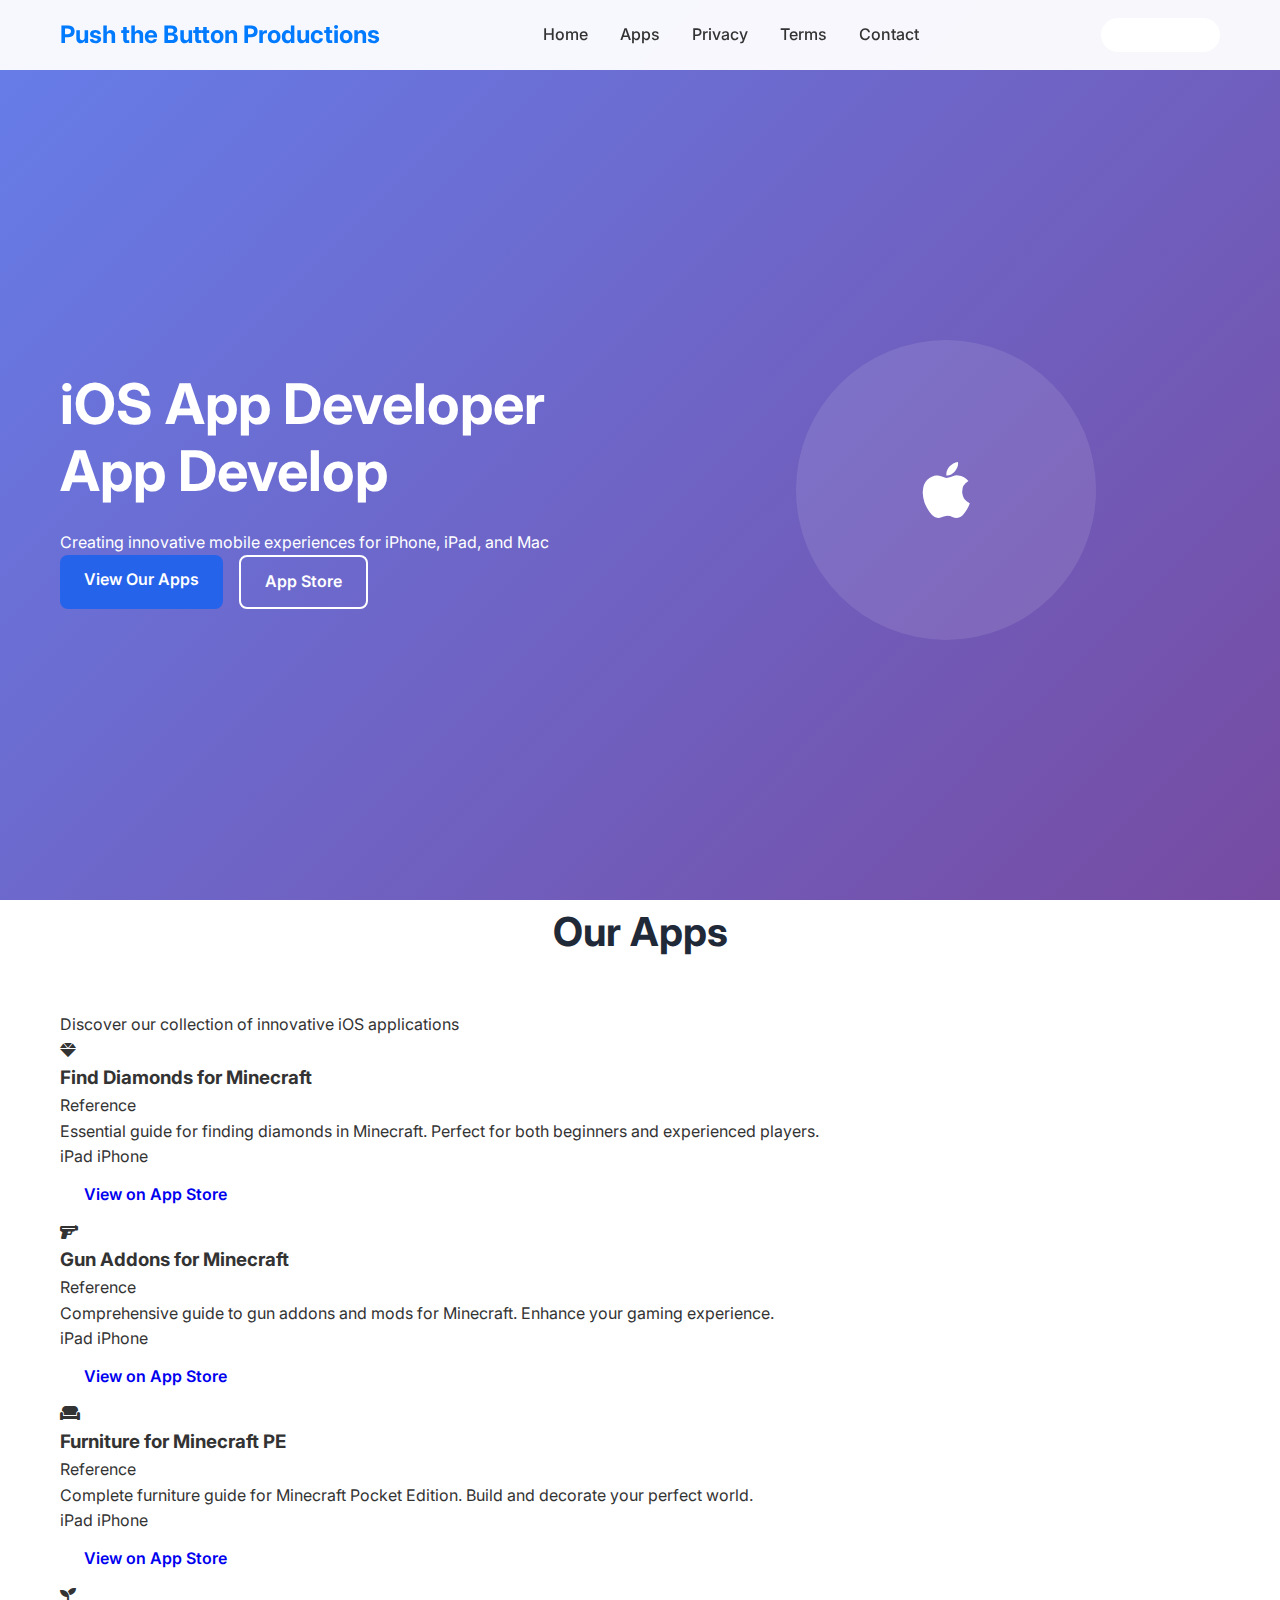
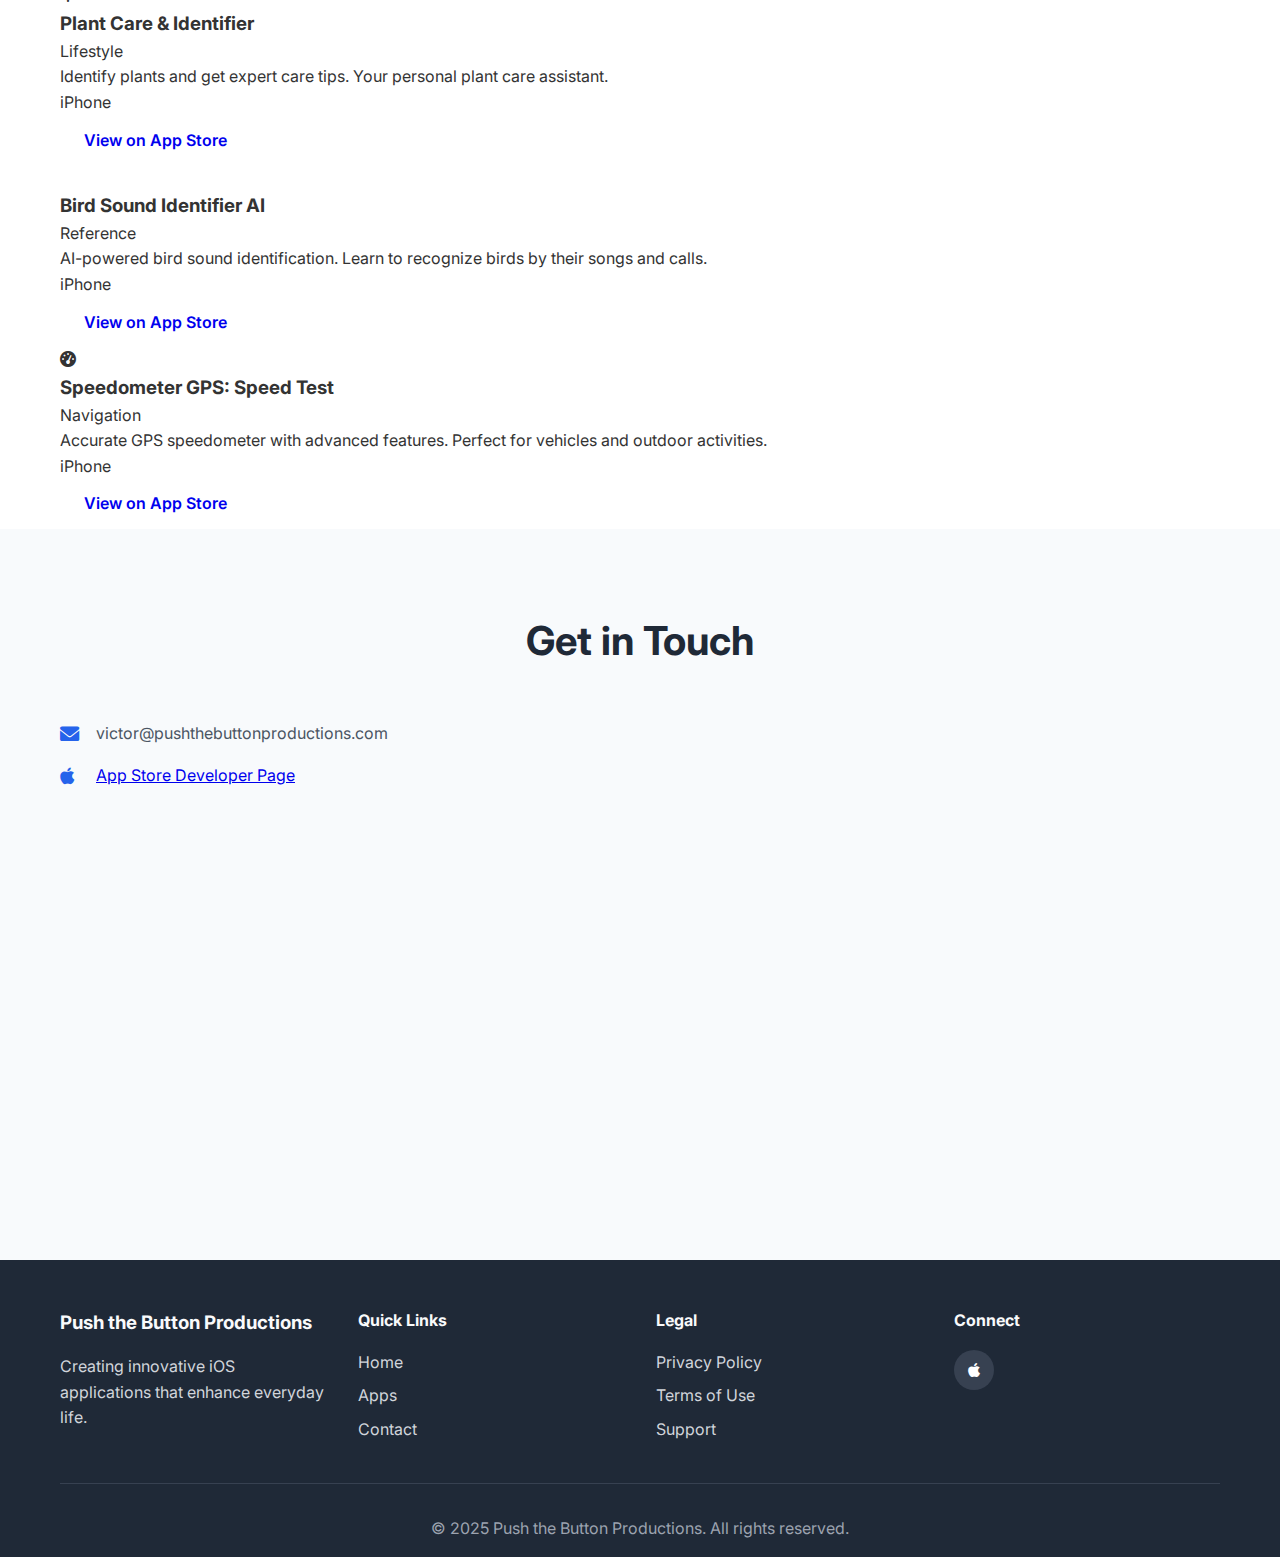
<file: index.html>
<!DOCTYPE html>
<html lang="en">
<head>
    <meta charset="UTF-8">
    <meta name="viewport" content="width=device-width, initial-scale=1.0">
    <title>Push the Button Productions - iOS App Developer</title>
    <meta name="description" content="Professional iOS app developer creating innovative mobile applications for iOS, iPad, and Mac. Discover our apps on the App Store.">
    <meta name="keywords" content="iOS developer, mobile apps, iPhone apps, iPad apps, Mac apps, App Store, Push the Button Productions">
    <link rel="stylesheet" href="styles.css?v=3">
    <link rel="stylesheet" href="language-switcher.css">
    <link href="https://fonts.googleapis.com/css2?family=Inter:wght@300;400;500;600;700&display=swap" rel="stylesheet">
    <link rel="stylesheet" href="https://cdnjs.cloudflare.com/ajax/libs/font-awesome/6.0.0/css/all.min.css">
</head>
<body>
    <!-- Navigation -->
    <nav class="navbar">
        <div class="nav-container">
            <div class="nav-logo">
                <h2>Push the Button Productions</h2>
            </div>
            <ul class="nav-menu">
                <li class="nav-item">
                    <a href="#home" class="nav-link">Home</a>
                </li>
                <li class="nav-item">
                    <a href="#apps" class="nav-link" data-translate="nav.apps">Apps</a>
                </li>
                <li class="nav-item">
                    <a href="Privacy-Policy" class="nav-link" data-translate="nav.privacy">Privacy</a>
                </li>
                <li class="nav-item">
                    <a href="Terms-of-Use" class="nav-link" data-translate="nav.terms">Terms</a>
                </li>
                <li class="nav-item">
                    <a href="#contact" class="nav-link" data-translate="nav.contact">Contact</a>
                </li>
            </ul>
            <div class="hamburger">
                <span class="bar"></span>
                <span class="bar"></span>
                <span class="bar"></span>
            </div>
        </div>
    </nav>

    <!-- Hero Section -->
    <section id="home" class="hero">
        <div class="hero-container">
            <div class="hero-content">
                <h1 class="hero-title" data-translate="hero.title">iOS App Developer</h1>
                <p class="hero-subtitle" data-translate="hero.subtitle">Creating innovative mobile experiences for iPhone, iPad, and Mac</p>
                <div class="hero-buttons">
                    <a href="#apps" class="btn btn-primary" data-translate="hero.viewApps">View Our Apps</a>
                    <a href="https://apps.apple.com/us/developer/push-the-button-productions/id1706567743" target="_blank" class="btn btn-secondary" data-translate="hero.appStore">App Store</a>
                </div>
            </div>
            <div class="hero-image">
                <div class="hero-placeholder">
                    <i class="fab fa-apple"></i>
                </div>
            </div>
        </div>
    </section>

    <!-- Apps Section -->
    <section id="apps" class="apps">
        <div class="container">
            <h2 class="section-title" data-translate="apps.title">Our Apps</h2>
            <p class="section-subtitle" data-translate="apps.subtitle">Discover our collection of innovative iOS applications</p>
            
            <div class="apps-grid">
                <div class="app-card">
                    <div class="app-icon">
                        <i class="fas fa-gem"></i>
                    </div>
                    <h3>Find Diamonds for Minecraft</h3>
                    <p class="app-category">Reference</p>
                    <p class="app-description">Essential guide for finding diamonds in Minecraft. Perfect for both beginners and experienced players.</p>
                    <div class="app-platforms">
                        <span class="platform">iPad</span>
                        <span class="platform">iPhone</span>
                    </div>
                    <a href="https://apps.apple.com/us/app/find-diamonds-for-minecraft/id1706567744" target="_blank" class="btn btn-app">View on App Store</a>
                </div>

                <div class="app-card">
                    <div class="app-icon">
                        <i class="fas fa-gun"></i>
                    </div>
                    <h3>Gun Addons for Minecraft</h3>
                    <p class="app-category">Reference</p>
                    <p class="app-description">Comprehensive guide to gun addons and mods for Minecraft. Enhance your gaming experience.</p>
                    <div class="app-platforms">
                        <span class="platform">iPad</span>
                        <span class="platform">iPhone</span>
                    </div>
                    <a href="https://apps.apple.com/us/app/gun-addons-for-minecraft/id1706567745" target="_blank" class="btn btn-app">View on App Store</a>
                </div>

                <div class="app-card">
                    <div class="app-icon">
                        <i class="fas fa-couch"></i>
                    </div>
                    <h3>Furniture for Minecraft PE</h3>
                    <p class="app-category">Reference</p>
                    <p class="app-description">Complete furniture guide for Minecraft Pocket Edition. Build and decorate your perfect world.</p>
                    <div class="app-platforms">
                        <span class="platform">iPad</span>
                        <span class="platform">iPhone</span>
                    </div>
                    <a href="https://apps.apple.com/us/app/furniture-for-minecraft-pe/id1706567746" target="_blank" class="btn btn-app">View on App Store</a>
                </div>

                <div class="app-card">
                    <div class="app-icon">
                        <i class="fas fa-seedling"></i>
                    </div>
                    <h3>Plant Care & Identifier</h3>
                    <p class="app-category">Lifestyle</p>
                    <p class="app-description">Identify plants and get expert care tips. Your personal plant care assistant.</p>
                    <div class="app-platforms">
                        <span class="platform">iPhone</span>
                    </div>
                    <a href="https://apps.apple.com/us/app/plant-care-identifier/id1706567747" target="_blank" class="btn btn-app">View on App Store</a>
                </div>

                <div class="app-card">
                    <div class="app-icon">
                        <i class="fas fa-bird"></i>
                    </div>
                    <h3>Bird Sound Identifier AI</h3>
                    <p class="app-category">Reference</p>
                    <p class="app-description">AI-powered bird sound identification. Learn to recognize birds by their songs and calls.</p>
                    <div class="app-platforms">
                        <span class="platform">iPhone</span>
                    </div>
                    <a href="https://apps.apple.com/us/app/bird-sound-identifier-ai/id1706567748" target="_blank" class="btn btn-app">View on App Store</a>
                </div>

                <div class="app-card">
                    <div class="app-icon">
                        <i class="fas fa-tachometer-alt"></i>
                    </div>
                    <h3>Speedometer GPS: Speed Test</h3>
                    <p class="app-category">Navigation</p>
                    <p class="app-description">Accurate GPS speedometer with advanced features. Perfect for vehicles and outdoor activities.</p>
                    <div class="app-platforms">
                        <span class="platform">iPhone</span>
                    </div>
                    <a href="https://apps.apple.com/us/app/speedometer-gps-speed-test/id1706567749" target="_blank" class="btn btn-app">View on App Store</a>
                </div>
            </div>
        </div>
    </section>

    <!-- Contact Section -->
    <section id="contact" class="contact">
        <div class="container">
            <h2 class="section-title" data-translate="contact.title">Get In Touch</h2>
            <div class="contact-content">
                <div class="contact-info">
                    <div class="contact-details">
                        <div class="contact-item">
                            <i class="fas fa-envelope"></i>
                            <span>victor@pushthebuttonproductions.com</span>
                        </div>
                        <div class="contact-item">
                            <i class="fab fa-apple"></i>
                            <span><a href="https://apps.apple.com/us/developer/push-the-button-productions/id1706567743" target="_blank">App Store Developer Page</a></span>
                        </div>
                    </div>
                </div>
                <form class="contact-form">
                    <div class="form-group">
                        <input type="text" id="name" name="name" placeholder="Your Name" required>
                    </div>
                    <div class="form-group">
                        <input type="email" id="email" name="email" placeholder="Your Email" required>
                    </div>
                    <div class="form-group">
                        <select id="subject" name="subject" required>
                            <option value="">Select Subject</option>
                            <option value="app-support">App Support</option>
                            <option value="feature-request">Feature Request</option>
                            <option value="general">General Inquiry</option>
                        </select>
                    </div>
                    <div class="form-group">
                        <textarea id="message" name="message" placeholder="Your Message" rows="5" required></textarea>
                    </div>
                    <button type="submit" class="btn btn-primary" data-translate="contact.form.send">Send Message</button>
                </form>
            </div>
        </div>
    </section>

    <!-- Footer -->
    <footer class="footer">
        <div class="container">
            <div class="footer-content">
                <div class="footer-section">
                    <h3>Push the Button Productions</h3>
                    <p data-translate="footer.description">Creating innovative iOS applications that enhance everyday life.</p>
                </div>
                <div class="footer-section">
                    <h4 data-translate="footer.quickLinks">Quick Links</h4>
                    <ul>
                        <li><a href="#home">Home</a></li>
                        <li><a href="#apps" data-translate="nav.apps">Apps</a></li>
                        <li><a href="#contact" data-translate="nav.contact">Contact</a></li>
                    </ul>
                </div>
                <div class="footer-section">
                    <h4 data-translate="footer.legal">Legal</h4>
                    <ul>
                        <li><a href="Privacy-Policy" data-translate="nav.privacy">Privacy Policy</a></li>
                        <li><a href="Terms-of-Use" data-translate="nav.terms">Terms of Use</a></li>
                        <li><a href="support.html" data-translate="footer.support">Support</a></li>
                    </ul>
                </div>
                <div class="footer-section">
                    <h4>Connect</h4>
                    <div class="social-links">
                        <a href="https://apps.apple.com/us/developer/push-the-button-productions/id1706567743" target="_blank"><i class="fab fa-apple"></i></a>
                    </div>
                </div>
            </div>
            <div class="footer-bottom">
                <p data-translate="footer.copyright">&copy; 2025 Push the Button Productions. All rights reserved.</p>
            </div>
        </div>
    </footer>

    <script src="script.js?v=3"></script>
    <script src="language-switcher.js"></script>
</body>
</html>
</file>
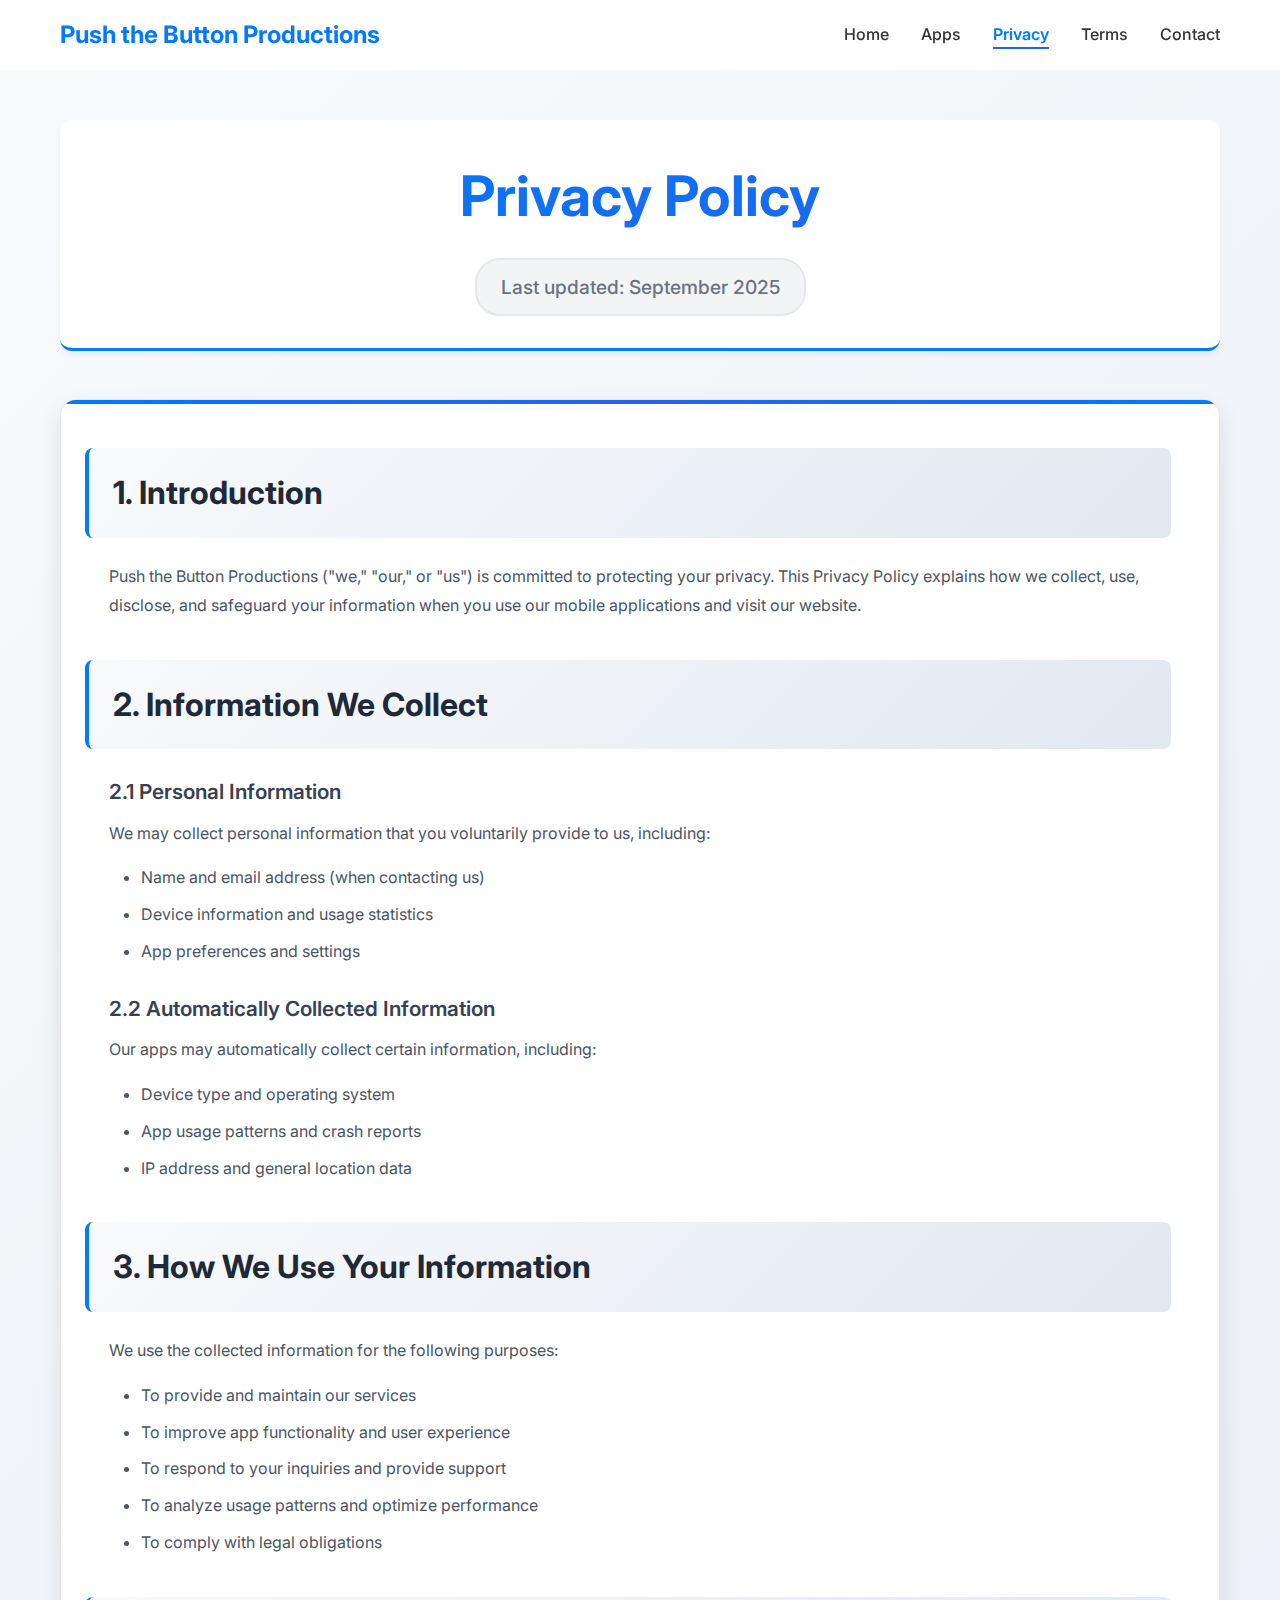
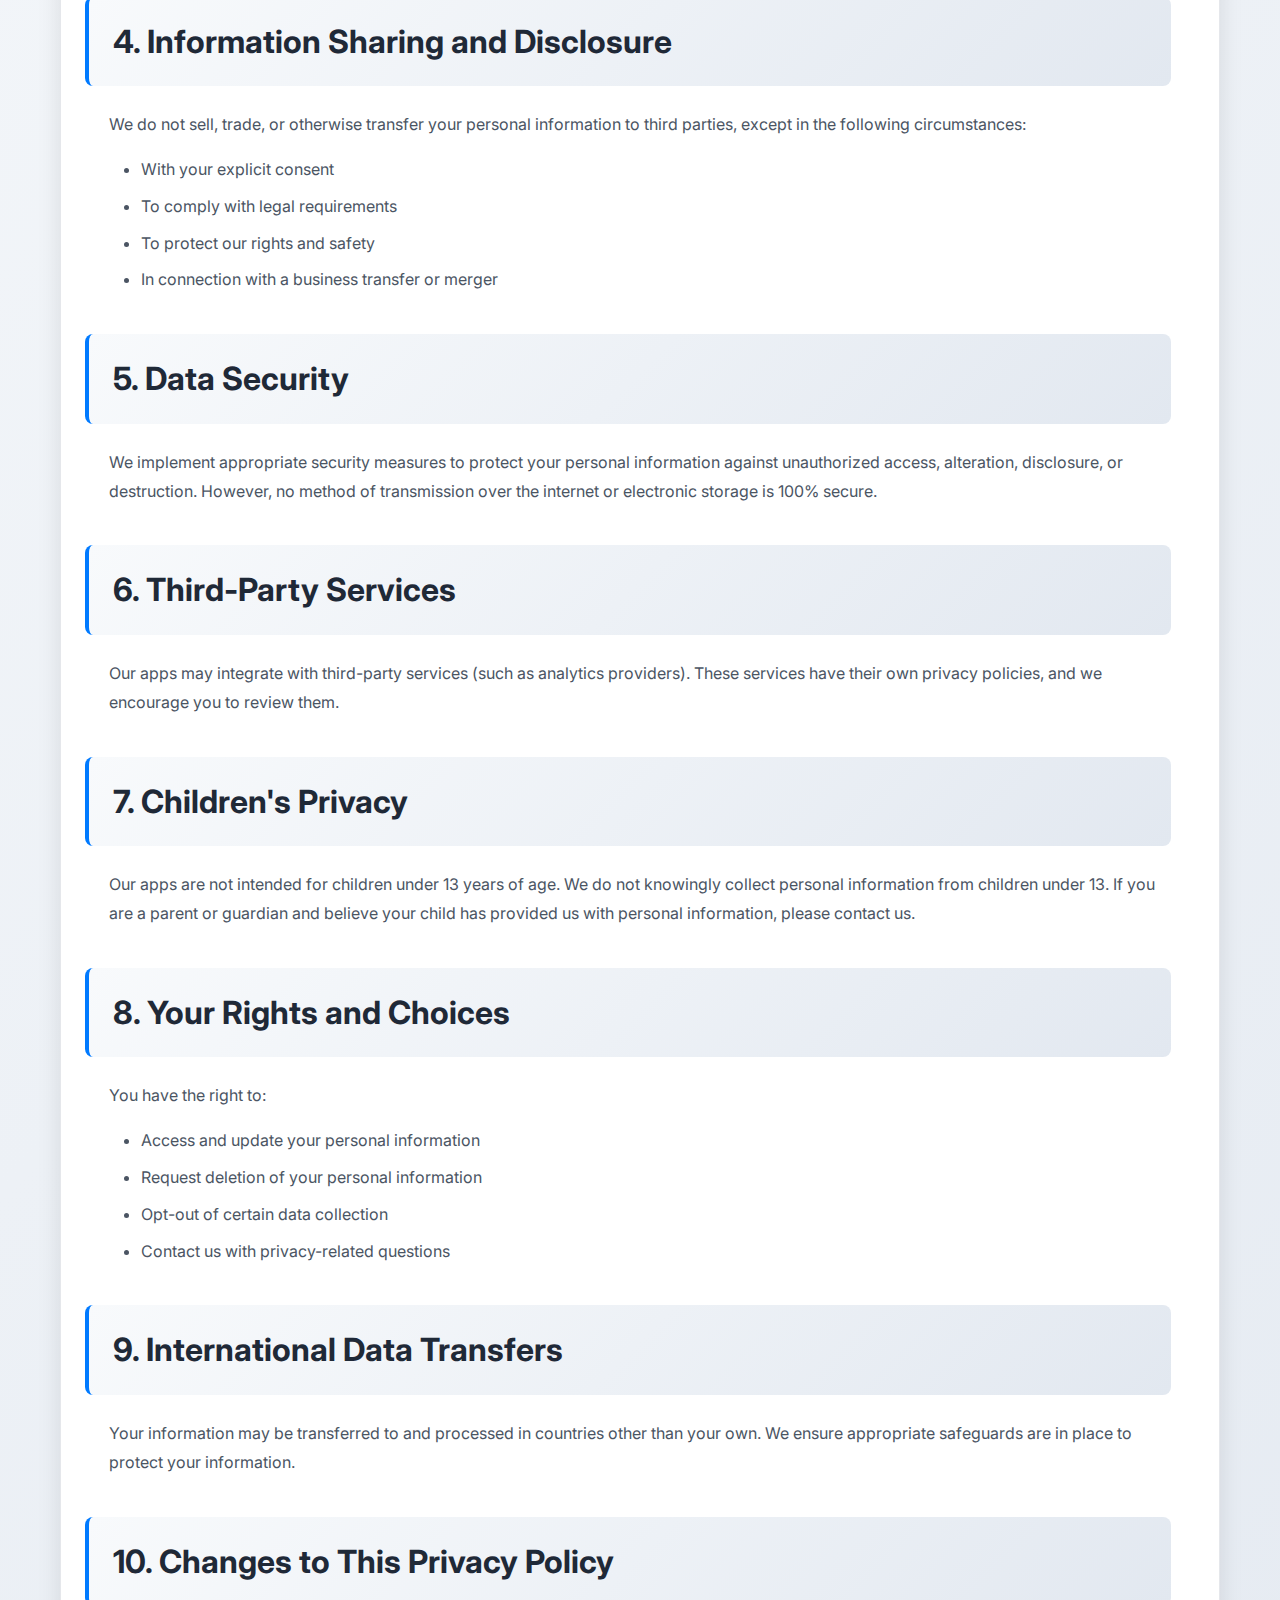
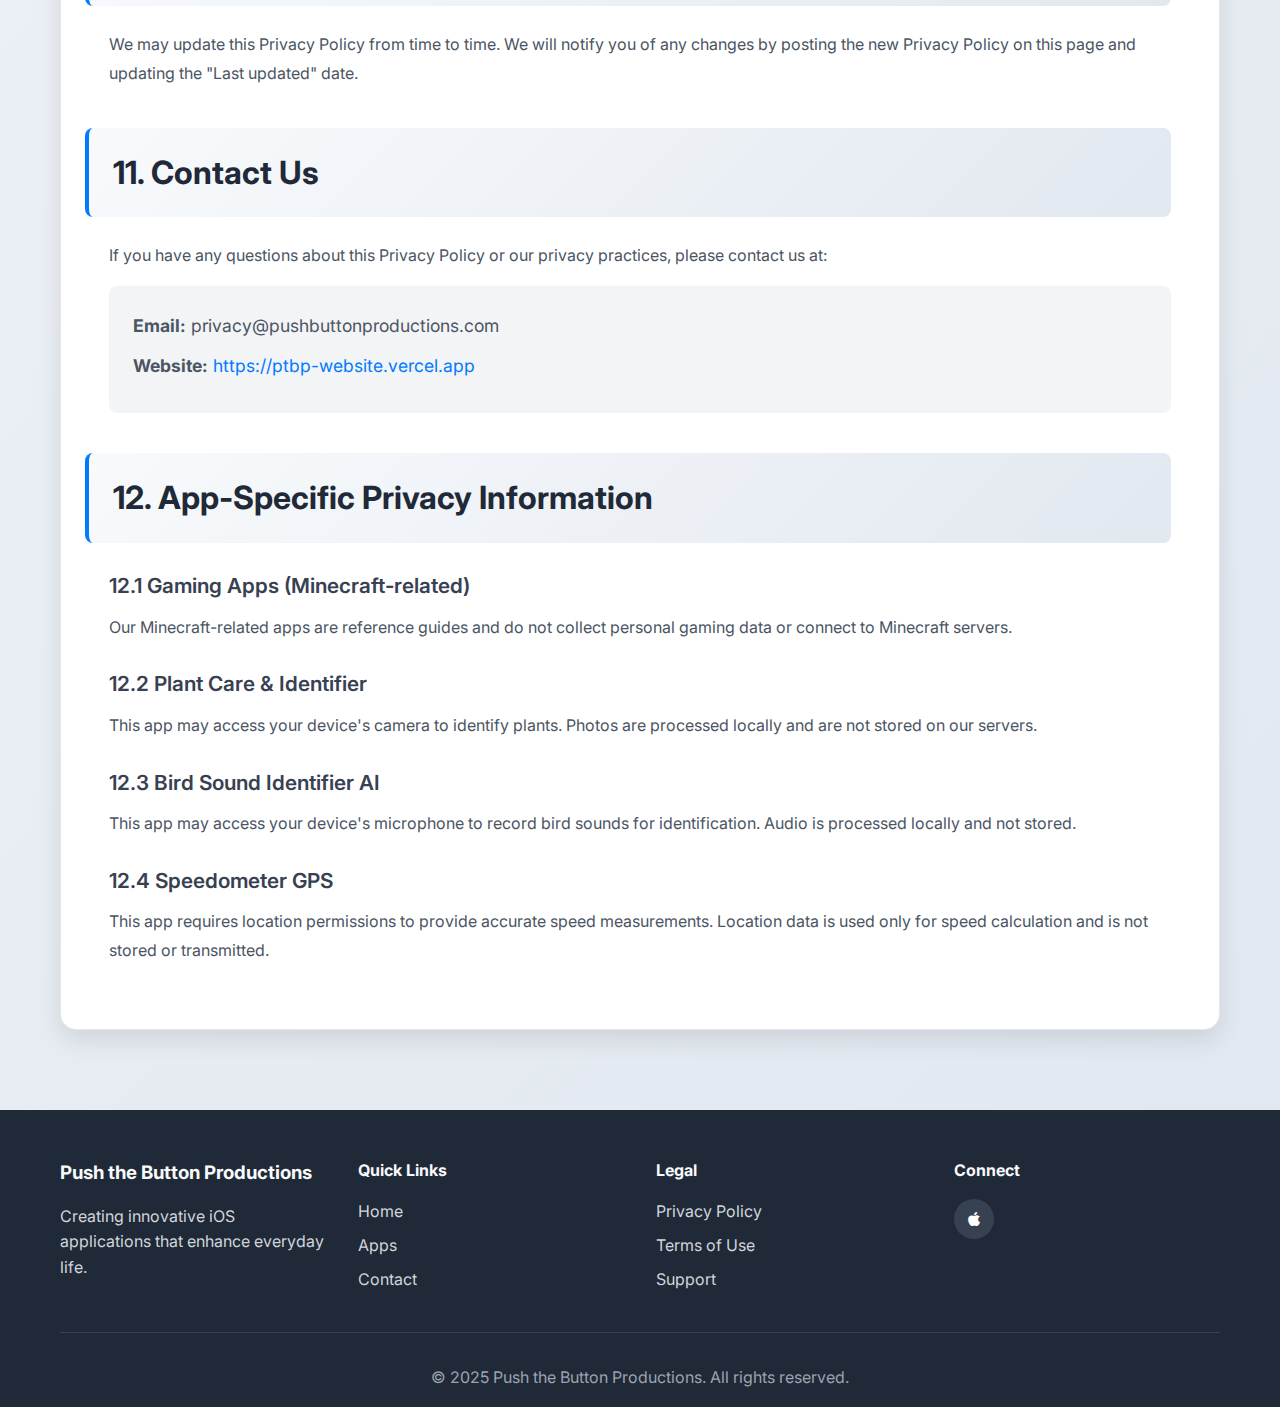
<file: Privacy-Policy.html>
<!DOCTYPE html>
<html lang="en">
<head>
    <meta charset="UTF-8">
    <meta name="viewport" content="width=device-width, initial-scale=1.0">
    <title>Privacy Policy - Push the Button Productions</title>
    <meta name="description" content="Privacy Policy for Push the Button Productions iOS applications. Learn how we collect, use, and protect your data.">
    <link rel="stylesheet" href="styles.css">
    <link href="https://fonts.googleapis.com/css2?family=Inter:wght@300;400;500;600;700&display=swap" rel="stylesheet">
    <link rel="stylesheet" href="https://cdnjs.cloudflare.com/ajax/libs/font-awesome/6.0.0/css/all.min.css">
</head>
<body>
    <!-- Navigation -->
    <nav class="navbar">
        <div class="nav-container">
            <div class="nav-logo">
                <h2>Push the Button Productions</h2>
            </div>
            <ul class="nav-menu">
                <li class="nav-item">
                    <a href="index.html" class="nav-link">Home</a>
                </li>
                <li class="nav-item">
                    <a href="index.html#apps" class="nav-link">Apps</a>
                </li>
                <li class="nav-item">
                    <a href="Privacy-Policy" class="nav-link active">Privacy</a>
                </li>
                <li class="nav-item">
                    <a href="Terms-of-Use" class="nav-link">Terms</a>
                </li>
                <li class="nav-item">
                    <a href="index.html#contact" class="nav-link">Contact</a>
                </li>
            </ul>
            <div class="hamburger">
                <span class="bar"></span>
                <span class="bar"></span>
                <span class="bar"></span>
            </div>
        </div>
    </nav>

    <!-- Privacy Policy Content -->
    <section class="legal-content">
        <div class="container">
            <div class="legal-header">
                <h1>Privacy Policy</h1>
                <p>Last updated: September 2025</p>
            </div>
            
            <div class="legal-body">
                <h2>1. Introduction</h2>
                <p>Push the Button Productions ("we," "our," or "us") is committed to protecting your privacy. This Privacy Policy explains how we collect, use, disclose, and safeguard your information when you use our mobile applications and visit our website.</p>

                <h2>2. Information We Collect</h2>
                <h3>2.1 Personal Information</h3>
                <p>We may collect personal information that you voluntarily provide to us, including:</p>
                <ul>
                    <li>Name and email address (when contacting us)</li>
                    <li>Device information and usage statistics</li>
                    <li>App preferences and settings</li>
                </ul>

                <h3>2.2 Automatically Collected Information</h3>
                <p>Our apps may automatically collect certain information, including:</p>
                <ul>
                    <li>Device type and operating system</li>
                    <li>App usage patterns and crash reports</li>
                    <li>IP address and general location data</li>
                </ul>

                <h2>3. How We Use Your Information</h2>
                <p>We use the collected information for the following purposes:</p>
                <ul>
                    <li>To provide and maintain our services</li>
                    <li>To improve app functionality and user experience</li>
                    <li>To respond to your inquiries and provide support</li>
                    <li>To analyze usage patterns and optimize performance</li>
                    <li>To comply with legal obligations</li>
                </ul>

                <h2>4. Information Sharing and Disclosure</h2>
                <p>We do not sell, trade, or otherwise transfer your personal information to third parties, except in the following circumstances:</p>
                <ul>
                    <li>With your explicit consent</li>
                    <li>To comply with legal requirements</li>
                    <li>To protect our rights and safety</li>
                    <li>In connection with a business transfer or merger</li>
                </ul>

                <h2>5. Data Security</h2>
                <p>We implement appropriate security measures to protect your personal information against unauthorized access, alteration, disclosure, or destruction. However, no method of transmission over the internet or electronic storage is 100% secure.</p>

                <h2>6. Third-Party Services</h2>
                <p>Our apps may integrate with third-party services (such as analytics providers). These services have their own privacy policies, and we encourage you to review them.</p>

                <h2>7. Children's Privacy</h2>
                <p>Our apps are not intended for children under 13 years of age. We do not knowingly collect personal information from children under 13. If you are a parent or guardian and believe your child has provided us with personal information, please contact us.</p>

                <h2>8. Your Rights and Choices</h2>
                <p>You have the right to:</p>
                <ul>
                    <li>Access and update your personal information</li>
                    <li>Request deletion of your personal information</li>
                    <li>Opt-out of certain data collection</li>
                    <li>Contact us with privacy-related questions</li>
                </ul>

                <h2>9. International Data Transfers</h2>
                <p>Your information may be transferred to and processed in countries other than your own. We ensure appropriate safeguards are in place to protect your information.</p>

                <h2>10. Changes to This Privacy Policy</h2>
                <p>We may update this Privacy Policy from time to time. We will notify you of any changes by posting the new Privacy Policy on this page and updating the "Last updated" date.</p>

                <h2>11. Contact Us</h2>
                <p>If you have any questions about this Privacy Policy or our privacy practices, please contact us at:</p>
                <div class="contact-info">
                    <p><strong>Email:</strong> privacy@pushbuttonproductions.com</p>
                    <p><strong>Website:</strong> <a href="https://ptbp-website.vercel.app">https://ptbp-website.vercel.app</a></p>
                </div>

                <h2>12. App-Specific Privacy Information</h2>
                <h3>12.1 Gaming Apps (Minecraft-related)</h3>
                <p>Our Minecraft-related apps are reference guides and do not collect personal gaming data or connect to Minecraft servers.</p>

                <h3>12.2 Plant Care & Identifier</h3>
                <p>This app may access your device's camera to identify plants. Photos are processed locally and are not stored on our servers.</p>

                <h3>12.3 Bird Sound Identifier AI</h3>
                <p>This app may access your device's microphone to record bird sounds for identification. Audio is processed locally and not stored.</p>

                <h3>12.4 Speedometer GPS</h3>
                <p>This app requires location permissions to provide accurate speed measurements. Location data is used only for speed calculation and is not stored or transmitted.</p>
            </div>
        </div>
    </section>

    <!-- Footer -->
    <footer class="footer">
        <div class="container">
            <div class="footer-content">
                <div class="footer-section">
                    <h3>Push the Button Productions</h3>
                    <p>Creating innovative iOS applications that enhance everyday life.</p>
                </div>
                <div class="footer-section">
                    <h4>Quick Links</h4>
                    <ul>
                        <li><a href="index.html">Home</a></li>
                        <li><a href="index.html#apps">Apps</a></li>
                        <li><a href="index.html#contact">Contact</a></li>
                    </ul>
                </div>
                <div class="footer-section">
                    <h4>Legal</h4>
                    <ul>
                        <li><a href="Privacy-Policy">Privacy Policy</a></li>
                        <li><a href="Terms-of-Use">Terms of Use</a></li>
                        <li><a href="support.html">Support</a></li>
                    </ul>
                </div>
                <div class="footer-section">
                    <h4>Connect</h4>
                    <div class="social-links">
                        <a href="https://apps.apple.com/us/developer/push-the-button-productions/id1706567743" target="_blank"><i class="fab fa-apple"></i></a>
                    </div>
                </div>
            </div>
            <div class="footer-bottom">
                <p>&copy; 2025 Push the Button Productions. All rights reserved.</p>
            </div>
        </div>
    </footer>

    <script src="script.js"></script>
</body>
</html>
</file>
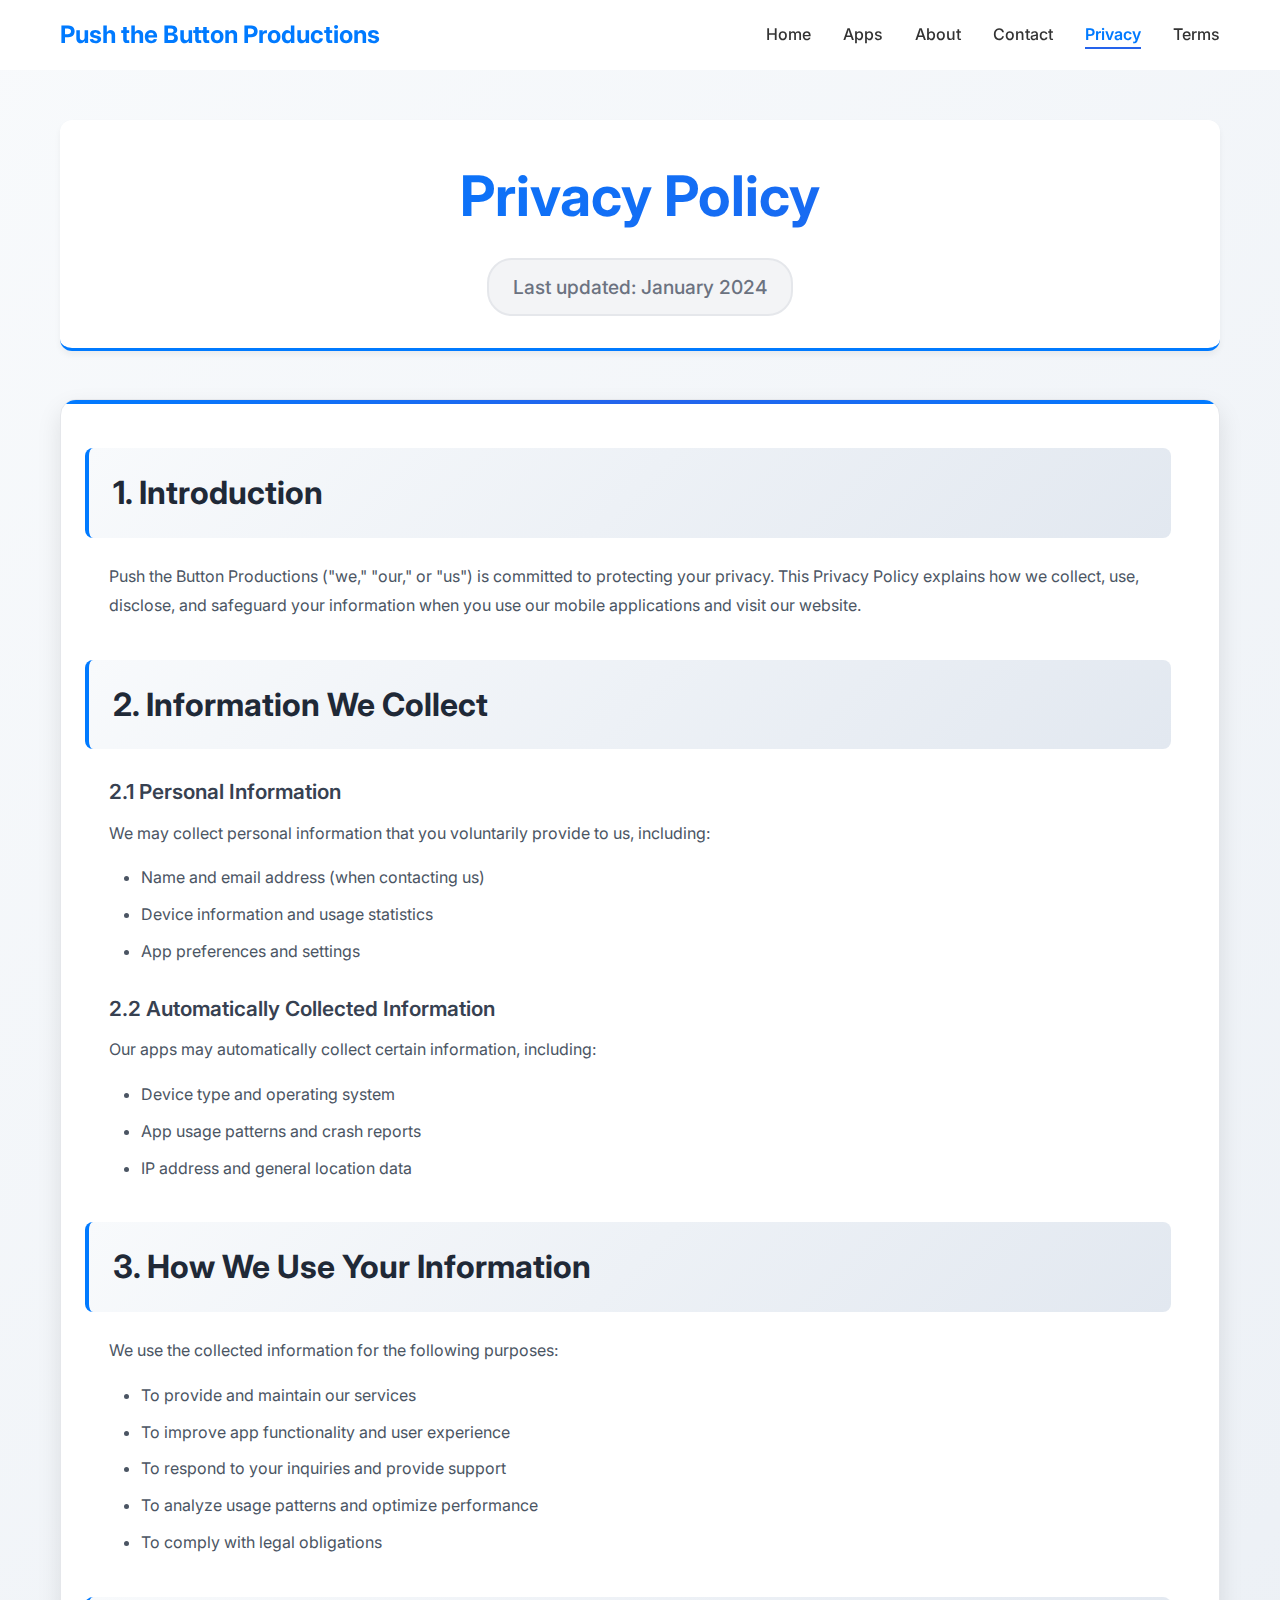
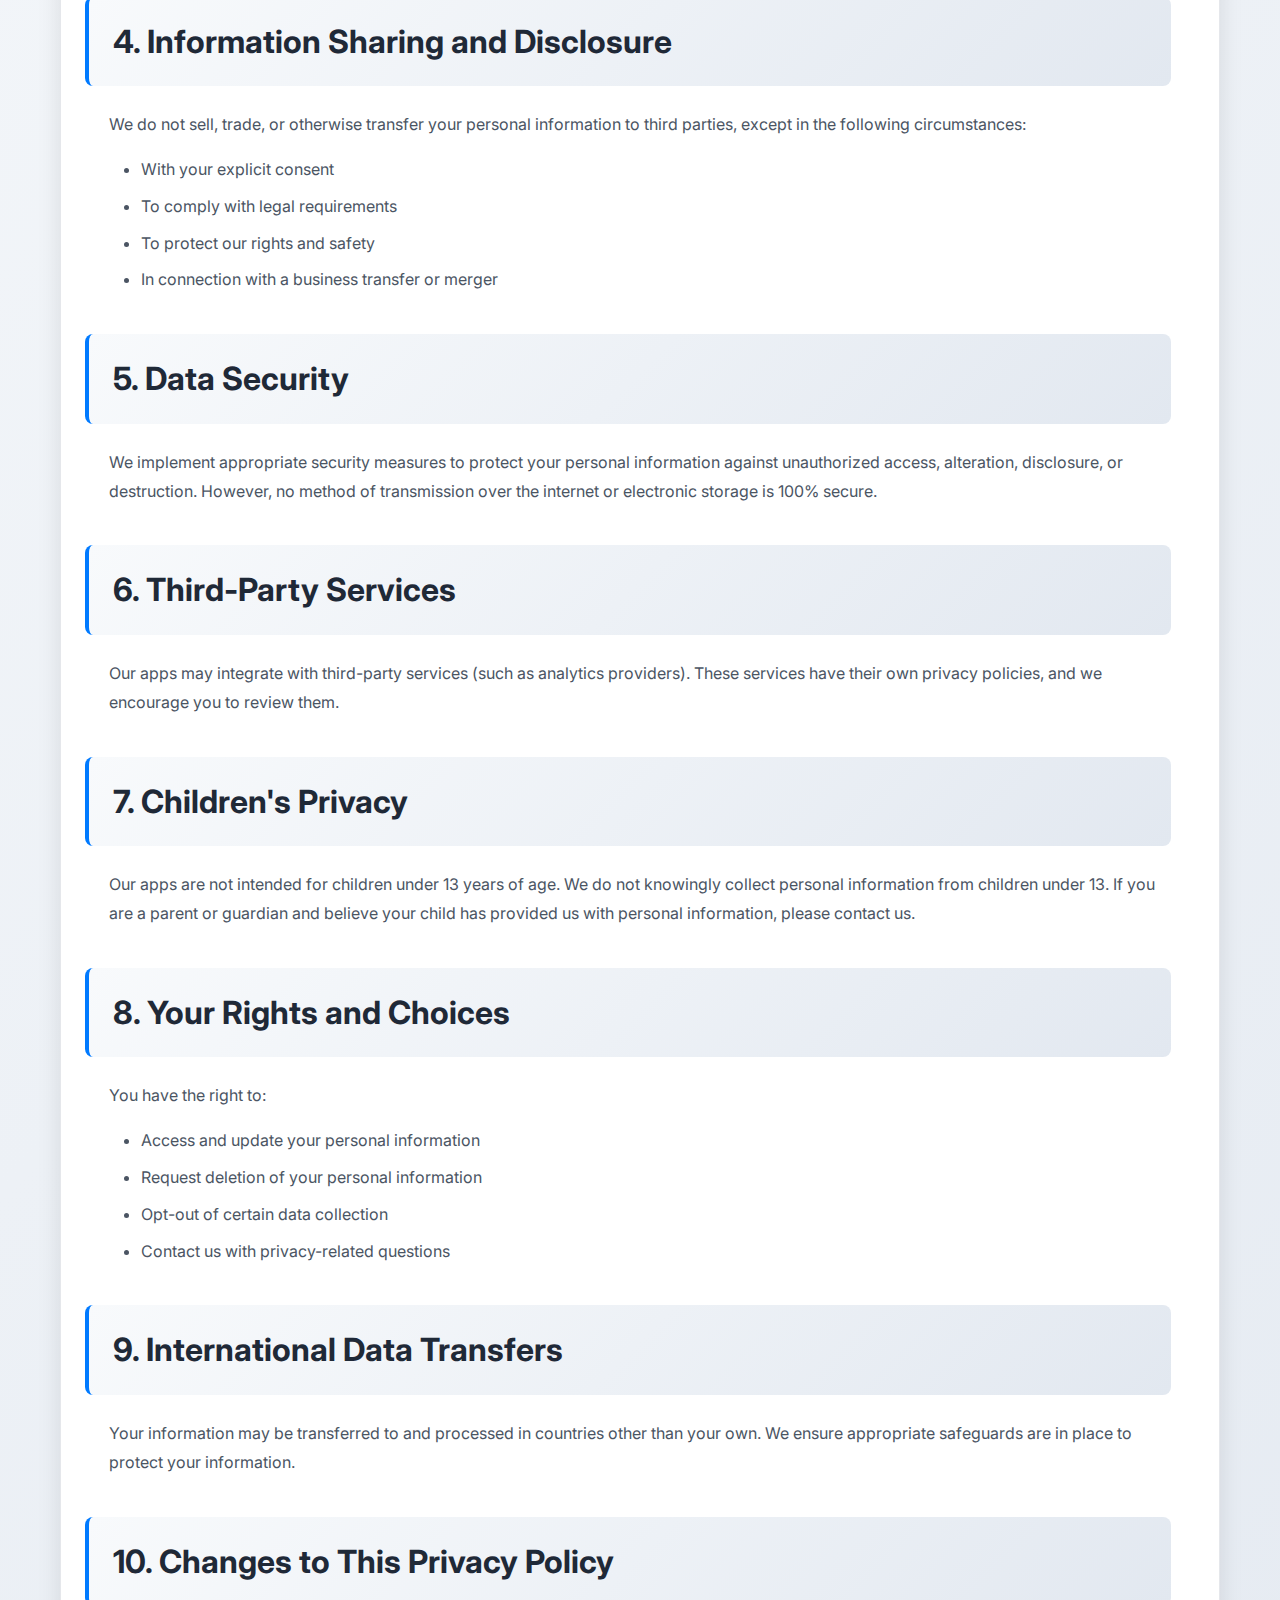
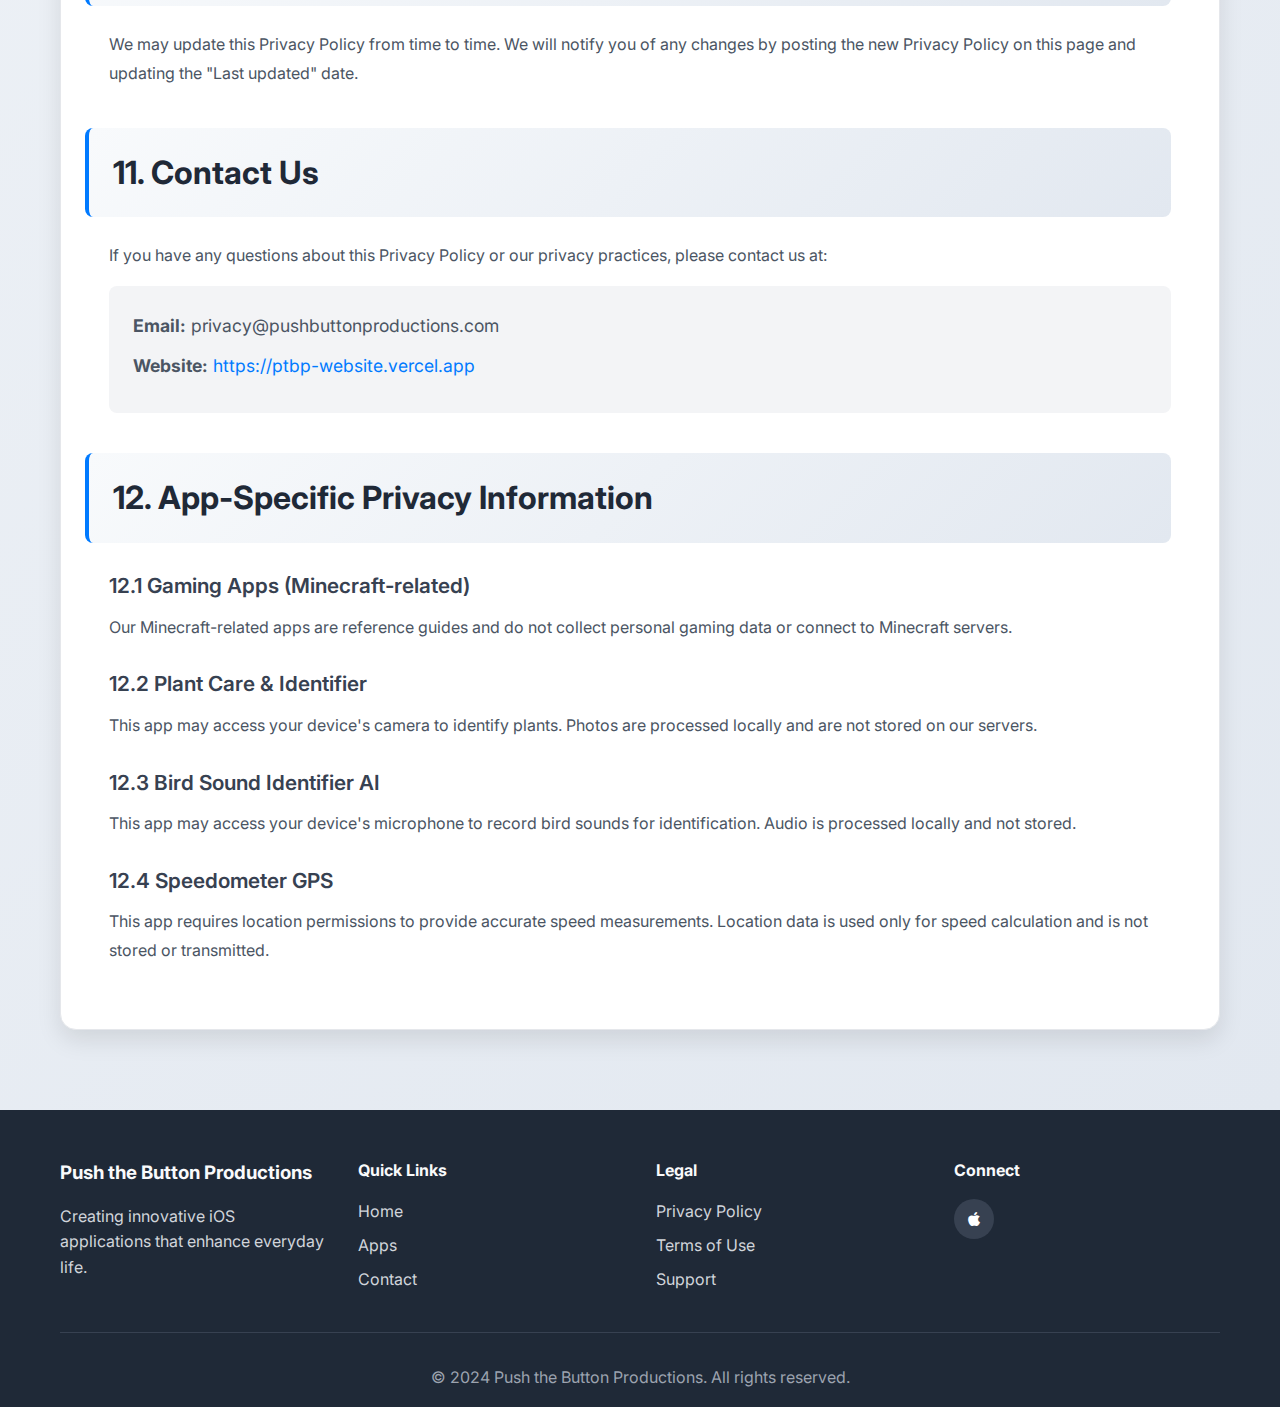
<file: privacy.html>
<!DOCTYPE html>
<html lang="en">
<head>
    <meta charset="UTF-8">
    <meta name="viewport" content="width=device-width, initial-scale=1.0">
    <title>Privacy Policy - Push the Button Productions</title>
    <meta name="description" content="Privacy Policy for Push the Button Productions iOS applications. Learn how we collect, use, and protect your data.">
    <link rel="stylesheet" href="styles.css">
    <link href="https://fonts.googleapis.com/css2?family=Inter:wght@300;400;500;600;700&display=swap" rel="stylesheet">
    <link rel="stylesheet" href="https://cdnjs.cloudflare.com/ajax/libs/font-awesome/6.0.0/css/all.min.css">
</head>
<body>
    <!-- Navigation -->
    <nav class="navbar">
        <div class="nav-container">
            <div class="nav-logo">
                <h2>Push the Button Productions</h2>
            </div>
            <ul class="nav-menu">
                <li class="nav-item">
                    <a href="index.html" class="nav-link">Home</a>
                </li>
                <li class="nav-item">
                    <a href="index.html#apps" class="nav-link">Apps</a>
                </li>
                <li class="nav-item">
                    <a href="index.html#about" class="nav-link">About</a>
                </li>
                <li class="nav-item">
                    <a href="index.html#contact" class="nav-link">Contact</a>
                </li>
                <li class="nav-item">
                    <a href="privacy.html" class="nav-link active">Privacy</a>
                </li>
                <li class="nav-item">
                    <a href="terms.html" class="nav-link">Terms</a>
                </li>
            </ul>
            <div class="hamburger">
                <span class="bar"></span>
                <span class="bar"></span>
                <span class="bar"></span>
            </div>
        </div>
    </nav>

    <!-- Privacy Policy Content -->
    <section class="legal-content">
        <div class="container">
            <div class="legal-header">
                <h1>Privacy Policy</h1>
                <p>Last updated: January 2024</p>
            </div>
            
            <div class="legal-body">
                <h2>1. Introduction</h2>
                <p>Push the Button Productions ("we," "our," or "us") is committed to protecting your privacy. This Privacy Policy explains how we collect, use, disclose, and safeguard your information when you use our mobile applications and visit our website.</p>

                <h2>2. Information We Collect</h2>
                <h3>2.1 Personal Information</h3>
                <p>We may collect personal information that you voluntarily provide to us, including:</p>
                <ul>
                    <li>Name and email address (when contacting us)</li>
                    <li>Device information and usage statistics</li>
                    <li>App preferences and settings</li>
                </ul>

                <h3>2.2 Automatically Collected Information</h3>
                <p>Our apps may automatically collect certain information, including:</p>
                <ul>
                    <li>Device type and operating system</li>
                    <li>App usage patterns and crash reports</li>
                    <li>IP address and general location data</li>
                </ul>

                <h2>3. How We Use Your Information</h2>
                <p>We use the collected information for the following purposes:</p>
                <ul>
                    <li>To provide and maintain our services</li>
                    <li>To improve app functionality and user experience</li>
                    <li>To respond to your inquiries and provide support</li>
                    <li>To analyze usage patterns and optimize performance</li>
                    <li>To comply with legal obligations</li>
                </ul>

                <h2>4. Information Sharing and Disclosure</h2>
                <p>We do not sell, trade, or otherwise transfer your personal information to third parties, except in the following circumstances:</p>
                <ul>
                    <li>With your explicit consent</li>
                    <li>To comply with legal requirements</li>
                    <li>To protect our rights and safety</li>
                    <li>In connection with a business transfer or merger</li>
                </ul>

                <h2>5. Data Security</h2>
                <p>We implement appropriate security measures to protect your personal information against unauthorized access, alteration, disclosure, or destruction. However, no method of transmission over the internet or electronic storage is 100% secure.</p>

                <h2>6. Third-Party Services</h2>
                <p>Our apps may integrate with third-party services (such as analytics providers). These services have their own privacy policies, and we encourage you to review them.</p>

                <h2>7. Children's Privacy</h2>
                <p>Our apps are not intended for children under 13 years of age. We do not knowingly collect personal information from children under 13. If you are a parent or guardian and believe your child has provided us with personal information, please contact us.</p>

                <h2>8. Your Rights and Choices</h2>
                <p>You have the right to:</p>
                <ul>
                    <li>Access and update your personal information</li>
                    <li>Request deletion of your personal information</li>
                    <li>Opt-out of certain data collection</li>
                    <li>Contact us with privacy-related questions</li>
                </ul>

                <h2>9. International Data Transfers</h2>
                <p>Your information may be transferred to and processed in countries other than your own. We ensure appropriate safeguards are in place to protect your information.</p>

                <h2>10. Changes to This Privacy Policy</h2>
                <p>We may update this Privacy Policy from time to time. We will notify you of any changes by posting the new Privacy Policy on this page and updating the "Last updated" date.</p>

                <h2>11. Contact Us</h2>
                <p>If you have any questions about this Privacy Policy or our privacy practices, please contact us at:</p>
                <div class="contact-info">
                    <p><strong>Email:</strong> privacy@pushbuttonproductions.com</p>
                    <p><strong>Website:</strong> <a href="https://ptbp-website.vercel.app">https://ptbp-website.vercel.app</a></p>
                </div>

                <h2>12. App-Specific Privacy Information</h2>
                <h3>12.1 Gaming Apps (Minecraft-related)</h3>
                <p>Our Minecraft-related apps are reference guides and do not collect personal gaming data or connect to Minecraft servers.</p>

                <h3>12.2 Plant Care & Identifier</h3>
                <p>This app may access your device's camera to identify plants. Photos are processed locally and are not stored on our servers.</p>

                <h3>12.3 Bird Sound Identifier AI</h3>
                <p>This app may access your device's microphone to record bird sounds for identification. Audio is processed locally and not stored.</p>

                <h3>12.4 Speedometer GPS</h3>
                <p>This app requires location permissions to provide accurate speed measurements. Location data is used only for speed calculation and is not stored or transmitted.</p>
            </div>
        </div>
    </section>

    <!-- Footer -->
    <footer class="footer">
        <div class="container">
            <div class="footer-content">
                <div class="footer-section">
                    <h3>Push the Button Productions</h3>
                    <p>Creating innovative iOS applications that enhance everyday life.</p>
                </div>
                <div class="footer-section">
                    <h4>Quick Links</h4>
                    <ul>
                        <li><a href="index.html">Home</a></li>
                        <li><a href="index.html#apps">Apps</a></li>
                        <li><a href="index.html#contact">Contact</a></li>
                    </ul>
                </div>
                <div class="footer-section">
                    <h4>Legal</h4>
                    <ul>
                        <li><a href="privacy.html">Privacy Policy</a></li>
                        <li><a href="terms.html">Terms of Use</a></li>
                        <li><a href="support.html">Support</a></li>
                    </ul>
                </div>
                <div class="footer-section">
                    <h4>Connect</h4>
                    <div class="social-links">
                        <a href="https://apps.apple.com/us/developer/push-the-button-productions/id1706567743" target="_blank"><i class="fab fa-apple"></i></a>
                    </div>
                </div>
            </div>
            <div class="footer-bottom">
                <p>&copy; 2024 Push the Button Productions. All rights reserved.</p>
            </div>
        </div>
    </footer>

    <script src="script.js"></script>
</body>
</html>
</file>
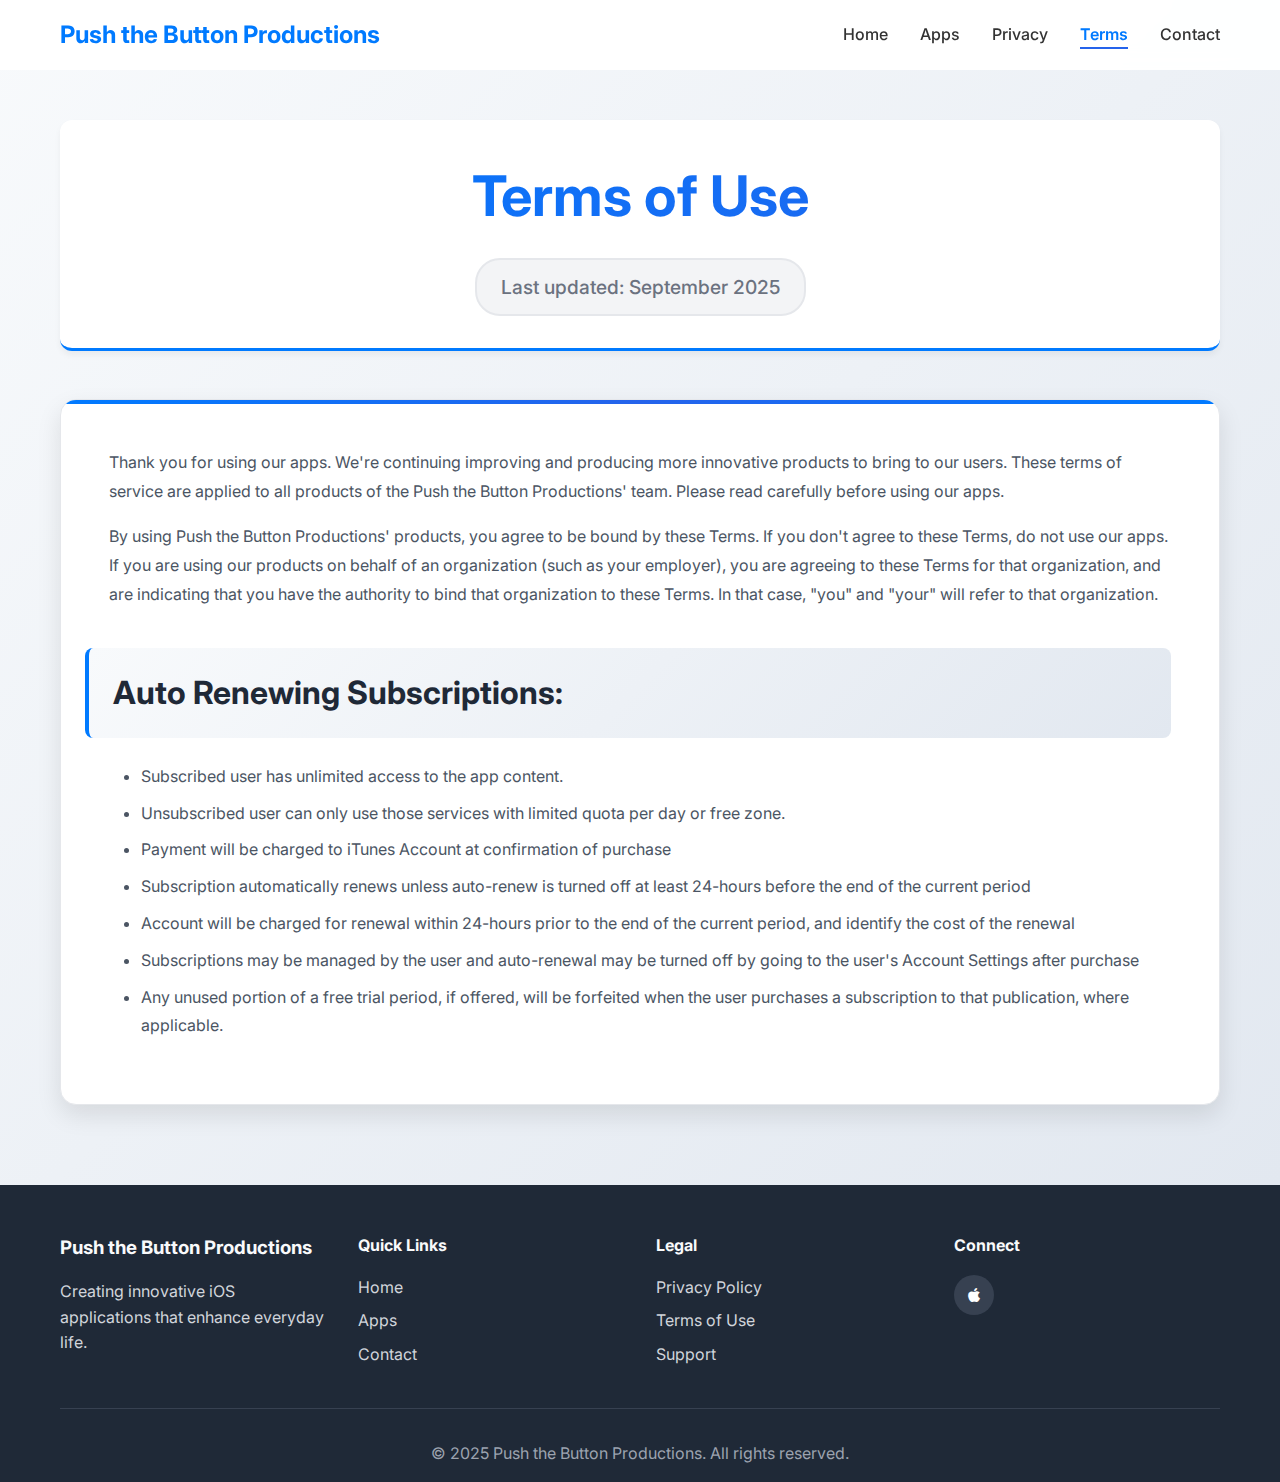
<file: Terms-of-Use.html>
<!DOCTYPE html>
<html lang="en">
<head>
    <meta charset="UTF-8">
    <meta name="viewport" content="width=device-width, initial-scale=1.0">
    <title>Terms of Use - Push the Button Productions</title>
    <meta name="description" content="Terms of Use for Push the Button Productions iOS applications and website. Read our terms and conditions.">
    <link rel="stylesheet" href="/styles.css?v=2">
    <link href="https://fonts.googleapis.com/css2?family=Inter:wght@300;400;500;600;700&display=swap" rel="stylesheet">
    <link rel="stylesheet" href="https://cdnjs.cloudflare.com/ajax/libs/font-awesome/6.0.0/css/all.min.css">
</head>
<body>
    <!-- Navigation -->
    <nav class="navbar">
        <div class="nav-container">
            <div class="nav-logo">
                <h2>Push the Button Productions</h2>
            </div>
            <ul class="nav-menu">
                <li class="nav-item">
                    <a href="/" class="nav-link">Home</a>
                </li>
                <li class="nav-item">
                    <a href="/#apps" class="nav-link">Apps</a>
                </li>
                <li class="nav-item">
                    <a href="/Privacy-Policy" class="nav-link">Privacy</a>
                </li>
                <li class="nav-item">
                    <a href="/Terms-of-Use" class="nav-link active">Terms</a>
                </li>
                <li class="nav-item">
                    <a href="/#contact" class="nav-link">Contact</a>
                </li>
            </ul>
            <div class="hamburger">
                <span class="bar"></span>
                <span class="bar"></span>
                <span class="bar"></span>
            </div>
        </div>
    </nav>

    <!-- Terms of Use Content -->
    <section class="legal-content">
        <div class="container">
            <div class="legal-header">
                <h1>Terms of Use</h1>
                <p>Last updated: September 2025</p>
            </div>
            
            <div class="legal-body">
                <p>Thank you for using our apps. We're continuing improving and producing more innovative products to bring to our users. These terms of service are applied to all products of the Push the Button Productions' team. Please read carefully before using our apps.</p>

                <p>By using Push the Button Productions' products, you agree to be bound by these Terms. If you don't agree to these Terms, do not use our apps. If you are using our products on behalf of an organization (such as your employer), you are agreeing to these Terms for that organization, and are indicating that you have the authority to bind that organization to these Terms. In that case, "you" and "your" will refer to that organization.</p>

                <h2>Auto Renewing Subscriptions:</h2>
                <ul>
                    <li>Subscribed user has unlimited access to the app content.</li>
                    <li>Unsubscribed user can only use those services with limited quota per day or free zone.</li>
                    <li>Payment will be charged to iTunes Account at confirmation of purchase</li>
                    <li>Subscription automatically renews unless auto-renew is turned off at least 24-hours before the end of the current period</li>
                    <li>Account will be charged for renewal within 24-hours prior to the end of the current period, and identify the cost of the renewal</li>
                    <li>Subscriptions may be managed by the user and auto-renewal may be turned off by going to the user's Account Settings after purchase</li>
                    <li>Any unused portion of a free trial period, if offered, will be forfeited when the user purchases a subscription to that publication, where applicable.</li>
                </ul>
            </div>
        </div>
    </section>

    <!-- Footer -->
    <footer class="footer">
        <div class="container">
            <div class="footer-content">
                <div class="footer-section">
                    <h3>Push the Button Productions</h3>
                    <p>Creating innovative iOS applications that enhance everyday life.</p>
                </div>
                <div class="footer-section">
                    <h4>Quick Links</h4>
                    <ul>
                        <li><a href="/">Home</a></li>
                        <li><a href="/#apps">Apps</a></li>
                        <li><a href="/#contact">Contact</a></li>
                    </ul>
                </div>
                <div class="footer-section">
                    <h4>Legal</h4>
                    <ul>
                                        <li><a href="/Privacy-Policy">Privacy Policy</a></li>
                <li><a href="/Terms-of-Use">Terms of Use</a></li>
                        <li><a href="support.html">Support</a></li>
                    </ul>
                </div>
                <div class="footer-section">
                    <h4>Connect</h4>
                    <div class="social-links">
                        <a href="https://apps.apple.com/us/developer/push-the-button-productions/id1706567743" target="_blank"><i class="fab fa-apple"></i></a>
                    </div>
                </div>
            </div>
            <div class="footer-bottom">
                <p>&copy; 2025 Push the Button Productions. All rights reserved.</p>
            </div>
        </div>
    </footer>

    <script src="/script.js?v=2"></script>
</body>
</html>
</file>
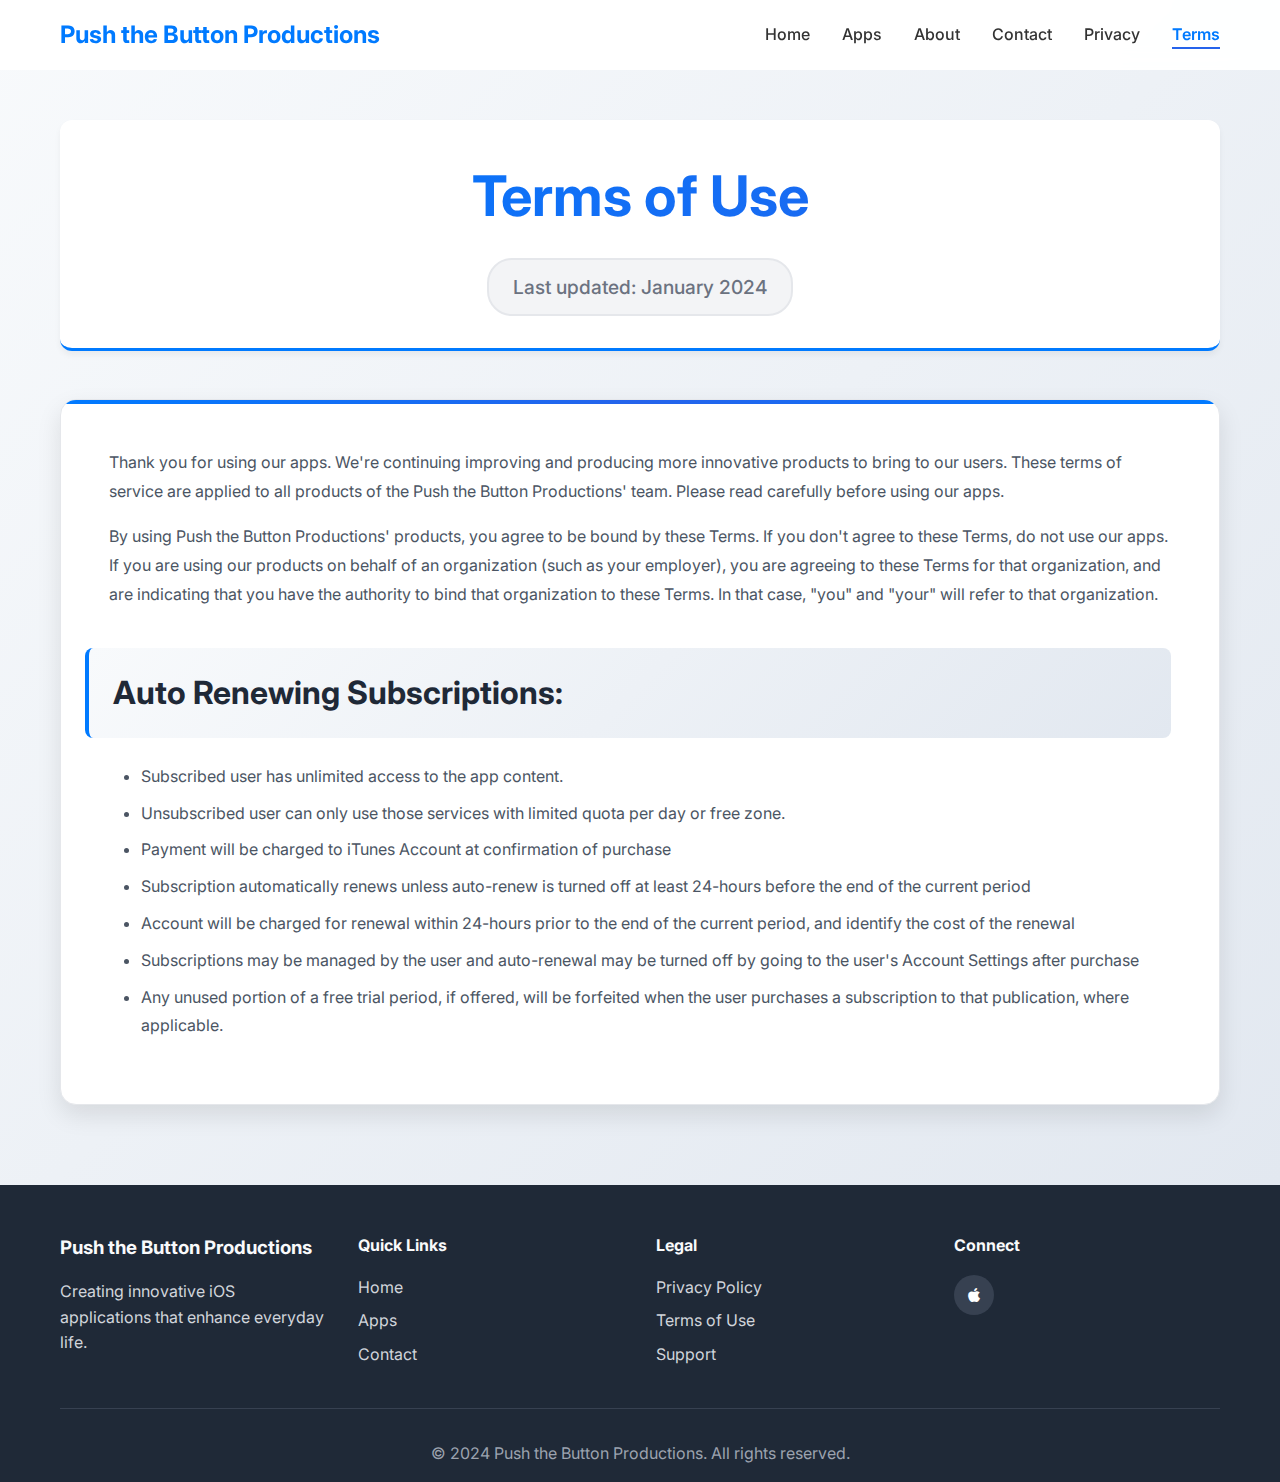
<file: terms.html>
<!DOCTYPE html>
<html lang="en">
<head>
    <meta charset="UTF-8">
    <meta name="viewport" content="width=device-width, initial-scale=1.0">
    <title>Terms of Use - Push the Button Productions</title>
    <meta name="description" content="Terms of Use for Push the Button Productions iOS applications and website. Read our terms and conditions.">
    <link rel="stylesheet" href="styles.css">
    <link href="https://fonts.googleapis.com/css2?family=Inter:wght@300;400;500;600;700&display=swap" rel="stylesheet">
    <link rel="stylesheet" href="https://cdnjs.cloudflare.com/ajax/libs/font-awesome/6.0.0/css/all.min.css">
</head>
<body>
    <!-- Navigation -->
    <nav class="navbar">
        <div class="nav-container">
            <div class="nav-logo">
                <h2>Push the Button Productions</h2>
            </div>
            <ul class="nav-menu">
                <li class="nav-item">
                    <a href="index.html" class="nav-link">Home</a>
                </li>
                <li class="nav-item">
                    <a href="index.html#apps" class="nav-link">Apps</a>
                </li>
                <li class="nav-item">
                    <a href="index.html#about" class="nav-link">About</a>
                </li>
                <li class="nav-item">
                    <a href="index.html#contact" class="nav-link">Contact</a>
                </li>
                <li class="nav-item">
                    <a href="privacy.html" class="nav-link">Privacy</a>
                </li>
                <li class="nav-item">
                    <a href="terms.html" class="nav-link active">Terms</a>
                </li>
            </ul>
            <div class="hamburger">
                <span class="bar"></span>
                <span class="bar"></span>
                <span class="bar"></span>
            </div>
        </div>
    </nav>

    <!-- Terms of Use Content -->
    <section class="legal-content">
        <div class="container">
            <div class="legal-header">
                <h1>Terms of Use</h1>
                <p>Last updated: January 2024</p>
            </div>
            
            <div class="legal-body">
                <p>Thank you for using our apps. We're continuing improving and producing more innovative products to bring to our users. These terms of service are applied to all products of the Push the Button Productions' team. Please read carefully before using our apps.</p>

                <p>By using Push the Button Productions' products, you agree to be bound by these Terms. If you don't agree to these Terms, do not use our apps. If you are using our products on behalf of an organization (such as your employer), you are agreeing to these Terms for that organization, and are indicating that you have the authority to bind that organization to these Terms. In that case, "you" and "your" will refer to that organization.</p>

                <h2>Auto Renewing Subscriptions:</h2>
                <ul>
                    <li>Subscribed user has unlimited access to the app content.</li>
                    <li>Unsubscribed user can only use those services with limited quota per day or free zone.</li>
                    <li>Payment will be charged to iTunes Account at confirmation of purchase</li>
                    <li>Subscription automatically renews unless auto-renew is turned off at least 24-hours before the end of the current period</li>
                    <li>Account will be charged for renewal within 24-hours prior to the end of the current period, and identify the cost of the renewal</li>
                    <li>Subscriptions may be managed by the user and auto-renewal may be turned off by going to the user's Account Settings after purchase</li>
                    <li>Any unused portion of a free trial period, if offered, will be forfeited when the user purchases a subscription to that publication, where applicable.</li>
                </ul>
            </div>
        </div>
    </section>

    <!-- Footer -->
    <footer class="footer">
        <div class="container">
            <div class="footer-content">
                <div class="footer-section">
                    <h3>Push the Button Productions</h3>
                    <p>Creating innovative iOS applications that enhance everyday life.</p>
                </div>
                <div class="footer-section">
                    <h4>Quick Links</h4>
                    <ul>
                        <li><a href="index.html">Home</a></li>
                        <li><a href="index.html#apps">Apps</a></li>
                        <li><a href="index.html#contact">Contact</a></li>
                    </ul>
                </div>
                <div class="footer-section">
                    <h4>Legal</h4>
                    <ul>
                        <li><a href="privacy.html">Privacy Policy</a></li>
                        <li><a href="terms.html">Terms of Use</a></li>
                        <li><a href="support.html">Support</a></li>
                    </ul>
                </div>
                <div class="footer-section">
                    <h4>Connect</h4>
                    <div class="social-links">
                        <a href="https://apps.apple.com/us/developer/push-the-button-productions/id1706567743" target="_blank"><i class="fab fa-apple"></i></a>
                    </div>
                </div>
            </div>
            <div class="footer-bottom">
                <p>&copy; 2024 Push the Button Productions. All rights reserved.</p>
            </div>
        </div>
    </footer>

    <script src="script.js"></script>
</body>
</html>
</file>
<file: language-switcher.css>
/* Language Switcher Styles */
.language-switcher {
    position: relative;
    margin-left: 20px;
}

.lang-btn {
    background: rgba(255, 255, 255, 0.1);
    border: 1px solid rgba(255, 255, 255, 0.2);
    border-radius: 25px;
    padding: 8px 16px;
    color: white;
    cursor: pointer;
    display: flex;
    align-items: center;
    gap: 8px;
    font-size: 14px;
    transition: all 0.3s ease;
    backdrop-filter: blur(10px);
}

.lang-btn:hover {
    background: rgba(255, 255, 255, 0.2);
    border-color: rgba(255, 255, 255, 0.3);
}

.lang-btn i {
    font-size: 12px;
}

.lang-dropdown {
    position: absolute;
    top: 100%;
    right: 0;
    background: white;
    border-radius: 12px;
    box-shadow: 0 10px 30px rgba(0, 0, 0, 0.2);
    padding: 8px 0;
    min-width: 180px;
    opacity: 0;
    visibility: hidden;
    transform: translateY(-10px);
    transition: all 0.3s ease;
    z-index: 1000;
    margin-top: 8px;
}

.lang-dropdown.active {
    opacity: 1;
    visibility: visible;
    transform: translateY(0);
}

.lang-option {
    padding: 12px 16px;
    cursor: pointer;
    display: flex;
    align-items: center;
    justify-content: space-between;
    transition: background-color 0.2s ease;
    color: #333;
}

.lang-option:hover {
    background-color: #f5f5f5;
}

.lang-option i {
    color: #007AFF;
    font-size: 12px;
}

/* RTL Support */
[dir="rtl"] .language-switcher {
    margin-left: 0;
    margin-right: 20px;
}

[dir="rtl"] .lang-dropdown {
    right: auto;
    left: 0;
}

[dir="rtl"] .lang-option {
    text-align: right;
}

/* Mobile Responsive */
@media (max-width: 768px) {
    .language-switcher {
        margin-left: 10px;
    }
    
    .lang-btn {
        padding: 6px 12px;
        font-size: 12px;
    }
    
    .lang-dropdown {
        min-width: 160px;
    }
    
    [dir="rtl"] .language-switcher {
        margin-left: 0;
        margin-right: 10px;
    }
}

/* Dark mode support */
@media (prefers-color-scheme: dark) {
    .lang-dropdown {
        background: #1a1a1a;
        border: 1px solid #333;
    }
    
    .lang-option {
        color: #fff;
    }
    
    .lang-option:hover {
        background-color: #333;
    }
}
</file>
<file: styles.css>
/* Reset and Base Styles */
* {
    margin: 0;
    padding: 0;
    box-sizing: border-box;
}

html {
    scroll-behavior: smooth;
}

body {
    font-family: 'Inter', sans-serif;
    line-height: 1.6;
    color: #333;
    overflow-x: hidden;
}

.container {
    max-width: 1200px;
    margin: 0 auto;
    padding: 0 20px;
}

/* Navigation */
.navbar {
    position: fixed;
    top: 0;
    width: 100%;
    background: rgba(255, 255, 255, 0.95);
    backdrop-filter: blur(10px);
    z-index: 1000;
    padding: 1rem 0;
    transition: all 0.3s ease;
}

.nav-container {
    max-width: 1200px;
    margin: 0 auto;
    padding: 0 20px;
    display: flex;
    justify-content: space-between;
    align-items: center;
}

.nav-logo h2 {
    color: #007AFF;
    font-weight: 700;
}

.nav-menu {
    display: flex;
    list-style: none;
    gap: 2rem;
}

.nav-link {
    text-decoration: none;
    color: #333;
    font-weight: 500;
    transition: color 0.3s ease;
    position: relative;
}

.nav-link:hover {
    color: #2563eb;
}

.nav-link::after {
    content: '';
    position: absolute;
    width: 0;
    height: 2px;
    bottom: -5px;
    left: 0;
    background-color: #2563eb;
    transition: width 0.3s ease;
}

.nav-link:hover::after {
    width: 100%;
}

.hamburger {
    display: none;
    flex-direction: column;
    cursor: pointer;
}

.bar {
    width: 25px;
    height: 3px;
    background-color: #333;
    margin: 3px 0;
    transition: 0.3s;
}

/* Hero Section */
.hero {
    min-height: 100vh;
    display: flex;
    align-items: center;
    background: linear-gradient(135deg, #667eea 0%, #764ba2 100%);
    color: white;
    padding-top: 80px;
}

.hero-container {
    max-width: 1200px;
    margin: 0 auto;
    padding: 0 20px;
    display: grid;
    grid-template-columns: 1fr 1fr;
    gap: 4rem;
    align-items: center;
}

.hero-title {
    font-size: 3.5rem;
    font-weight: 700;
    margin-bottom: 1.5rem;
    line-height: 1.2;
}

.hero-description {
    font-size: 1.2rem;
    margin-bottom: 2rem;
    opacity: 0.9;
}

.hero-buttons {
    display: flex;
    gap: 1rem;
    flex-wrap: wrap;
}

.btn {
    padding: 12px 24px;
    border-radius: 8px;
    text-decoration: none;
    font-weight: 600;
    transition: all 0.3s ease;
    display: inline-block;
    border: none;
    cursor: pointer;
    font-size: 1rem;
}

.btn-primary {
    background: #2563eb;
    color: white;
}

.btn-primary:hover {
    background: #1d4ed8;
    transform: translateY(-2px);
    box-shadow: 0 10px 20px rgba(37, 99, 235, 0.3);
}

.btn-secondary {
    background: transparent;
    color: white;
    border: 2px solid white;
}

.btn-secondary:hover {
    background: white;
    color: #2563eb;
    transform: translateY(-2px);
}

.hero-image {
    display: flex;
    justify-content: center;
    align-items: center;
}

.hero-placeholder {
    width: 300px;
    height: 300px;
    background: rgba(255, 255, 255, 0.1);
    border-radius: 50%;
    display: flex;
    align-items: center;
    justify-content: center;
    font-size: 4rem;
    animation: float 6s ease-in-out infinite;
}

@keyframes float {
    0%, 100% { transform: translateY(0px); }
    50% { transform: translateY(-20px); }
}

/* Section Styles */
.section-title {
    text-align: center;
    font-size: 2.5rem;
    font-weight: 700;
    margin-bottom: 3rem;
    color: #1f2937;
}

/* About Section */
.about {
    padding: 5rem 0;
    background: #f8fafc;
}

.about-content {
    display: grid;
    grid-template-columns: 1fr 1fr;
    gap: 4rem;
    align-items: center;
}

.about-text p {
    font-size: 1.1rem;
    margin-bottom: 1.5rem;
    color: #4b5563;
}

.about-stats {
    display: grid;
    grid-template-columns: repeat(3, 1fr);
    gap: 2rem;
}

.stat {
    text-align: center;
    padding: 2rem;
    background: white;
    border-radius: 12px;
    box-shadow: 0 4px 6px rgba(0, 0, 0, 0.05);
    transition: transform 0.3s ease;
}

.stat:hover {
    transform: translateY(-5px);
}

.stat h3 {
    font-size: 2.5rem;
    color: #2563eb;
    margin-bottom: 0.5rem;
}

.stat p {
    color: #6b7280;
    font-weight: 500;
}

/* Services Section */
.services {
    padding: 5rem 0;
}

.services-grid {
    display: grid;
    grid-template-columns: repeat(auto-fit, minmax(250px, 1fr));
    gap: 2rem;
}

.service-card {
    background: white;
    padding: 2rem;
    border-radius: 12px;
    text-align: center;
    box-shadow: 0 4px 6px rgba(0, 0, 0, 0.05);
    transition: all 0.3s ease;
    border: 1px solid #e5e7eb;
}

.service-card:hover {
    transform: translateY(-10px);
    box-shadow: 0 20px 25px rgba(0, 0, 0, 0.1);
}

.service-icon {
    width: 80px;
    height: 80px;
    background: linear-gradient(135deg, #667eea 0%, #764ba2 100%);
    border-radius: 50%;
    display: flex;
    align-items: center;
    justify-content: center;
    margin: 0 auto 1.5rem;
    font-size: 2rem;
    color: white;
}

.service-card h3 {
    font-size: 1.5rem;
    margin-bottom: 1rem;
    color: #1f2937;
}

.service-card p {
    color: #6b7280;
    line-height: 1.6;
}

/* Contact Section */
.contact {
    padding: 5rem 0;
    background: #f8fafc;
}

.contact-content {
    display: grid;
    grid-template-columns: 1fr 1fr;
    gap: 4rem;
}

.contact-info h3 {
    font-size: 2rem;
    margin-bottom: 1rem;
    color: #1f2937;
}

.contact-info p {
    font-size: 1.1rem;
    color: #6b7280;
    margin-bottom: 2rem;
}

.contact-details {
    display: flex;
    flex-direction: column;
    gap: 1rem;
}

.contact-item {
    display: flex;
    align-items: center;
    gap: 1rem;
    color: #4b5563;
}

.contact-item i {
    color: #2563eb;
    font-size: 1.2rem;
    width: 20px;
}

.contact-form {
    background: white;
    padding: 2rem;
    border-radius: 12px;
    box-shadow: 0 4px 6px rgba(0, 0, 0, 0.05);
}

.form-group {
    margin-bottom: 1.5rem;
}

.form-group input,
.form-group textarea {
    width: 100%;
    padding: 12px;
    border: 2px solid #e5e7eb;
    border-radius: 8px;
    font-size: 1rem;
    transition: border-color 0.3s ease;
    font-family: inherit;
}

.form-group input:focus,
.form-group textarea:focus {
    outline: none;
    border-color: #2563eb;
}

.form-group textarea {
    resize: vertical;
    min-height: 120px;
}

/* Footer */
.footer {
    background: #1f2937;
    color: white;
    padding: 3rem 0 1rem;
}

.footer-content {
    display: grid;
    grid-template-columns: repeat(auto-fit, minmax(250px, 1fr));
    gap: 2rem;
    margin-bottom: 2rem;
}

.footer-section h3,
.footer-section h4 {
    margin-bottom: 1rem;
    color: #f9fafb;
}

.footer-section p {
    color: #d1d5db;
    line-height: 1.6;
}

.footer-section ul {
    list-style: none;
}

.footer-section ul li {
    margin-bottom: 0.5rem;
}

.footer-section ul li a {
    color: #d1d5db;
    text-decoration: none;
    transition: color 0.3s ease;
}

.footer-section ul li a:hover {
    color: #2563eb;
}

.social-links {
    display: flex;
    gap: 1rem;
}

.social-links a {
    width: 40px;
    height: 40px;
    background: #374151;
    border-radius: 50%;
    display: flex;
    align-items: center;
    justify-content: center;
    color: white;
    text-decoration: none;
    transition: all 0.3s ease;
}

.social-links a:hover {
    background: #2563eb;
    transform: translateY(-2px);
}

.footer-bottom {
    text-align: center;
    padding-top: 2rem;
    border-top: 1px solid #374151;
    color: #9ca3af;
}

/* Responsive Design */
@media (max-width: 768px) {
    .hamburger {
        display: flex;
    }

    .nav-menu {
        position: fixed;
        left: -100%;
        top: 70px;
        flex-direction: column;
        background-color: white;
        width: 100%;
        text-align: center;
        transition: 0.3s;
        box-shadow: 0 10px 27px rgba(0, 0, 0, 0.05);
        padding: 2rem 0;
    }

    .nav-menu.active {
        left: 0;
    }

    .hero-container {
        grid-template-columns: 1fr;
        text-align: center;
        gap: 2rem;
    }

    .hero-title {
        font-size: 2.5rem;
    }

    .hero-buttons {
        justify-content: center;
    }

    .about-content {
        grid-template-columns: 1fr;
        gap: 2rem;
    }

    .about-stats {
        grid-template-columns: 1fr;
    }

    .contact-content {
        grid-template-columns: 1fr;
        gap: 2rem;
    }

    .services-grid {
        grid-template-columns: 1fr;
    }

    .footer-content {
        grid-template-columns: 1fr;
        text-align: center;
    }

    .social-links {
        justify-content: center;
    }
}

@media (max-width: 480px) {
    .hero-title {
        font-size: 2rem;
    }

    .section-title {
        font-size: 2rem;
    }

    .hero-placeholder {
        width: 200px;
        height: 200px;
        font-size: 3rem;
    }

    .btn {
        padding: 10px 20px;
        font-size: 0.9rem;
    }
}

/* Animation Classes */
.fade-in {
    opacity: 0;
    transform: translateY(30px);
    transition: all 0.6s ease;
}

.fade-in.visible {
    opacity: 1;
    transform: translateY(0);
}

/* Scroll animations */
.scroll-animation {
    opacity: 0;
    transform: translateY(50px);
    transition: all 0.8s ease;
}

.scroll-animation.animate {
    opacity: 1;
    transform: translateY(0);
}

/* Legal Pages Styles */
.legal-content {
    padding: 120px 0 5rem;
    background: linear-gradient(135deg, #f8fafc 0%, #e2e8f0 100%);
    min-height: 100vh;
}

.legal-header {
    text-align: center;
    margin-bottom: 3rem;
    padding-bottom: 2rem;
    border-bottom: 3px solid #007AFF;
    background: white;
    border-radius: 12px;
    padding: 2rem;
    box-shadow: 0 4px 6px rgba(0, 0, 0, 0.05);
}

.legal-header h1 {
    font-size: 3.5rem;
    font-weight: 700;
    color: #1f2937;
    margin-bottom: 1rem;
    background: linear-gradient(135deg, #007AFF, #2563eb);
    -webkit-background-clip: text;
    -webkit-text-fill-color: transparent;
    background-clip: text;
}

.legal-header p {
    color: #6b7280;
    font-size: 1.2rem;
    font-weight: 500;
    background: #f3f4f6;
    padding: 0.75rem 1.5rem;
    border-radius: 25px;
    display: inline-block;
    border: 2px solid #e5e7eb;
}

.legal-body {
    background: white;
    padding: 3rem;
    border-radius: 16px;
    box-shadow: 0 10px 25px rgba(0, 0, 0, 0.1);
    line-height: 1.8;
    border: 1px solid #e5e7eb;
    position: relative;
    overflow: hidden;
}

.legal-body::before {
    content: '';
    position: absolute;
    top: 0;
    left: 0;
    right: 0;
    height: 4px;
    background: linear-gradient(90deg, #007AFF, #2563eb, #007AFF);
}

.legal-body h2 {
    font-size: 2rem;
    font-weight: 700;
    color: #1f2937;
    margin: 2.5rem 0 1.5rem;
    padding-top: 1rem;
    border-left: 4px solid #007AFF;
    padding-left: 1rem;
    background: linear-gradient(135deg, #f8fafc, #e2e8f0);
    padding: 1rem 1.5rem;
    border-radius: 8px;
    margin-left: -1.5rem;
}

.legal-body h2:first-child {
    margin-top: 0;
}

.legal-body h3 {
    font-size: 1.3rem;
    font-weight: 600;
    color: #374151;
    margin: 1.5rem 0 0.5rem;
}

.legal-body p {
    margin-bottom: 1rem;
    color: #4b5563;
}

.legal-body ul {
    margin: 1rem 0;
    padding-left: 2rem;
}

.legal-body li {
    margin-bottom: 0.5rem;
    color: #4b5563;
}

.legal-body .contact-info {
    background: #f3f4f6;
    padding: 1.5rem;
    border-radius: 8px;
    margin: 1rem 0;
}

.legal-body .contact-info p {
    margin-bottom: 0.5rem;
}

.legal-body .contact-info a {
    color: #007AFF;
    text-decoration: none;
}

.legal-body .contact-info a:hover {
    text-decoration: underline;
}

/* Active Navigation Link */
.nav-link.active {
    color: #007AFF;
    font-weight: 600;
}

.nav-link.active::after {
    width: 100%;
}

/* Responsive Legal Pages */
@media (max-width: 768px) {
    .legal-content {
        padding: 100px 0 3rem;
    }
    
    .legal-header h1 {
        font-size: 2.5rem;
    }
    
    .legal-body {
        padding: 2rem;
    }
    
    .legal-body h2 {
        font-size: 1.5rem;
    }
    
    .legal-body h3 {
        font-size: 1.2rem;
    }
}

@media (max-width: 480px) {
    .legal-header h1 {
        font-size: 2rem;
    }
    
    .legal-body {
        padding: 1.5rem;
    }
    
    .legal-body h2 {
        font-size: 1.3rem;
    }
    
    .legal-body h3 {
        font-size: 1.1rem;
    }
}
</file>
